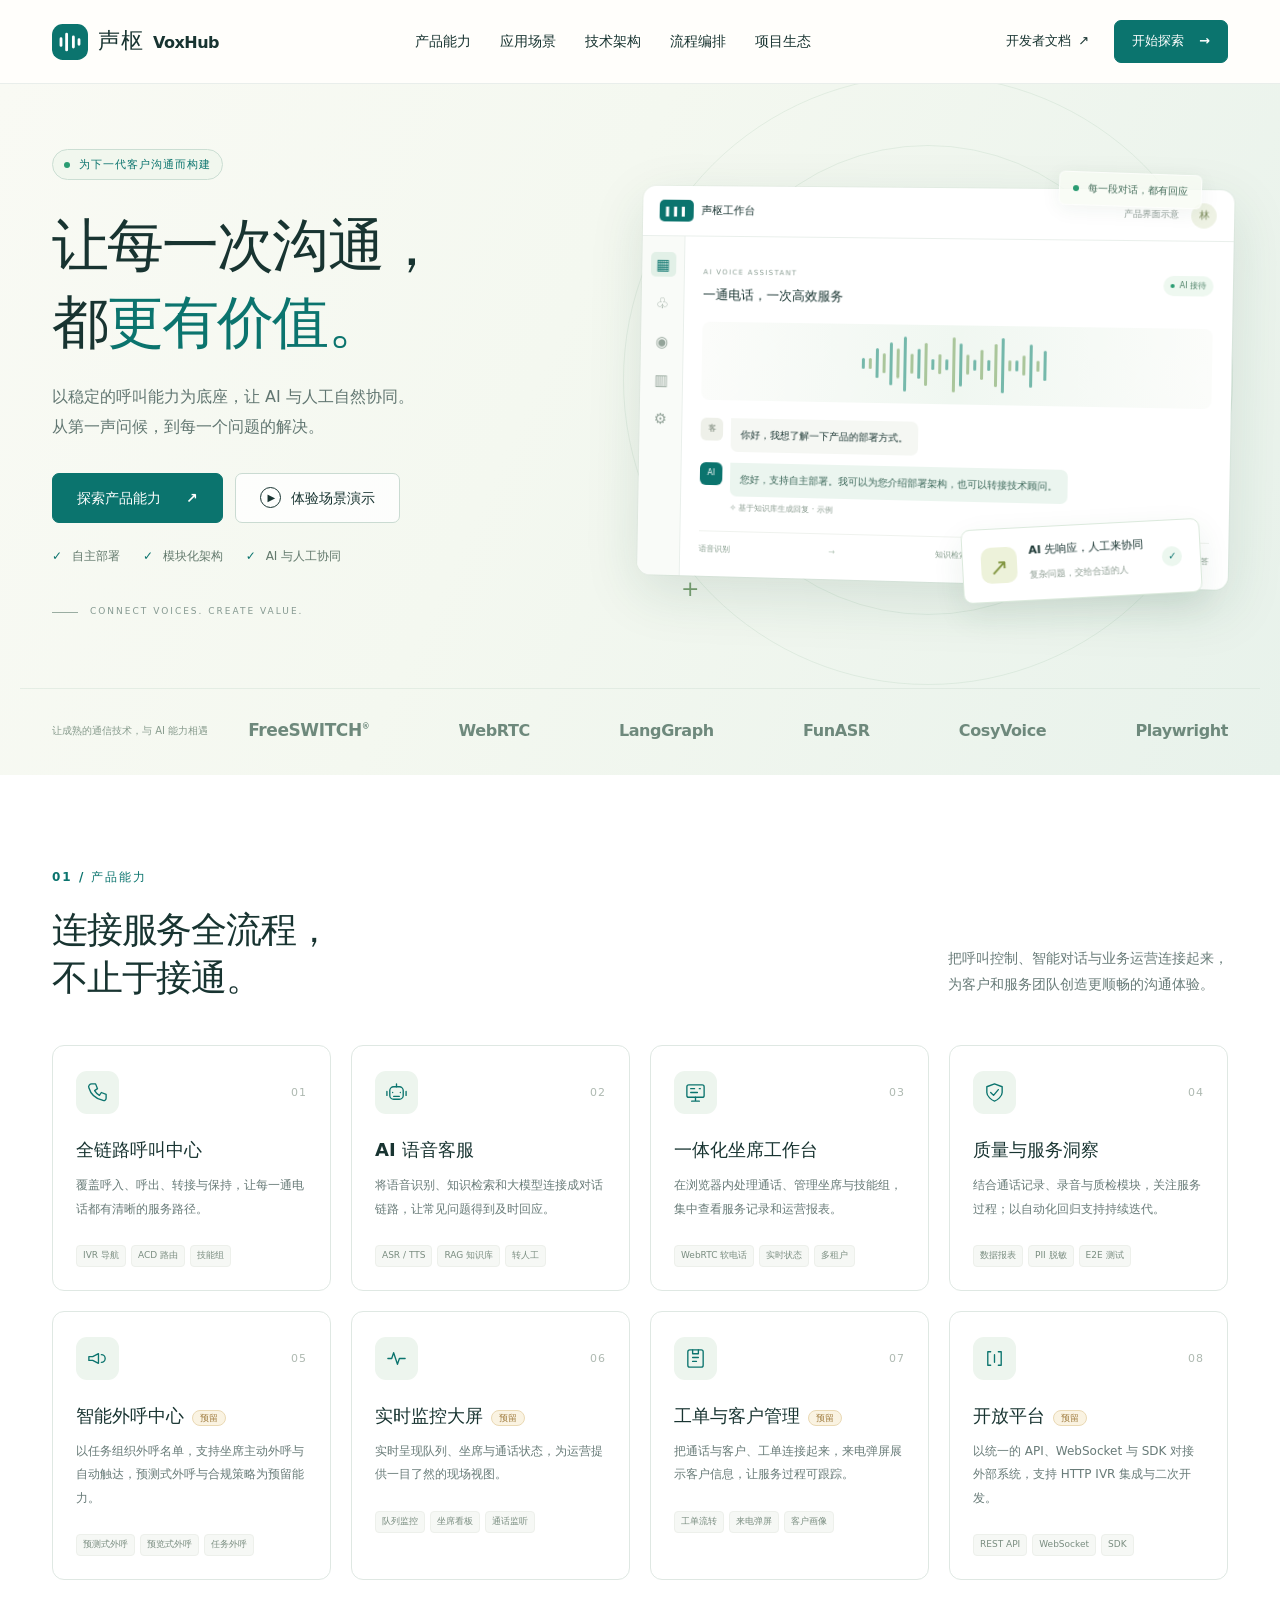
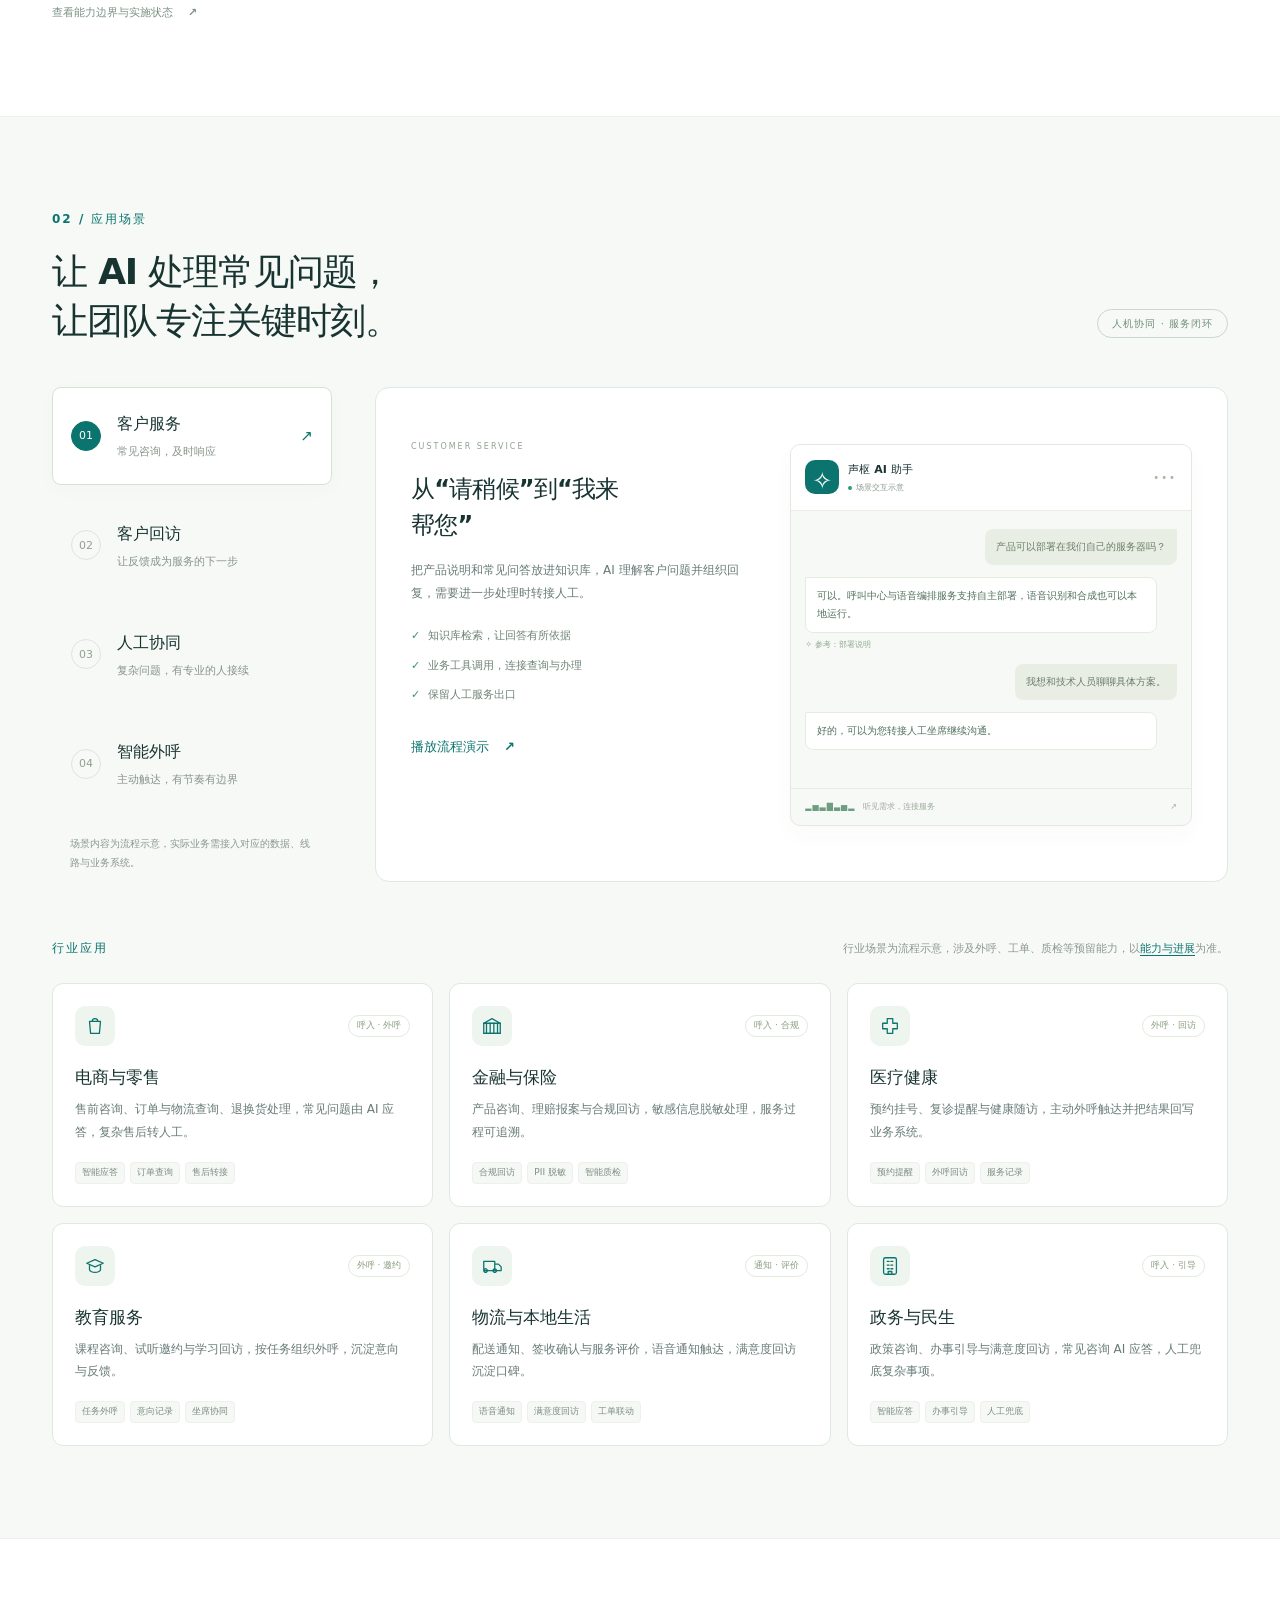
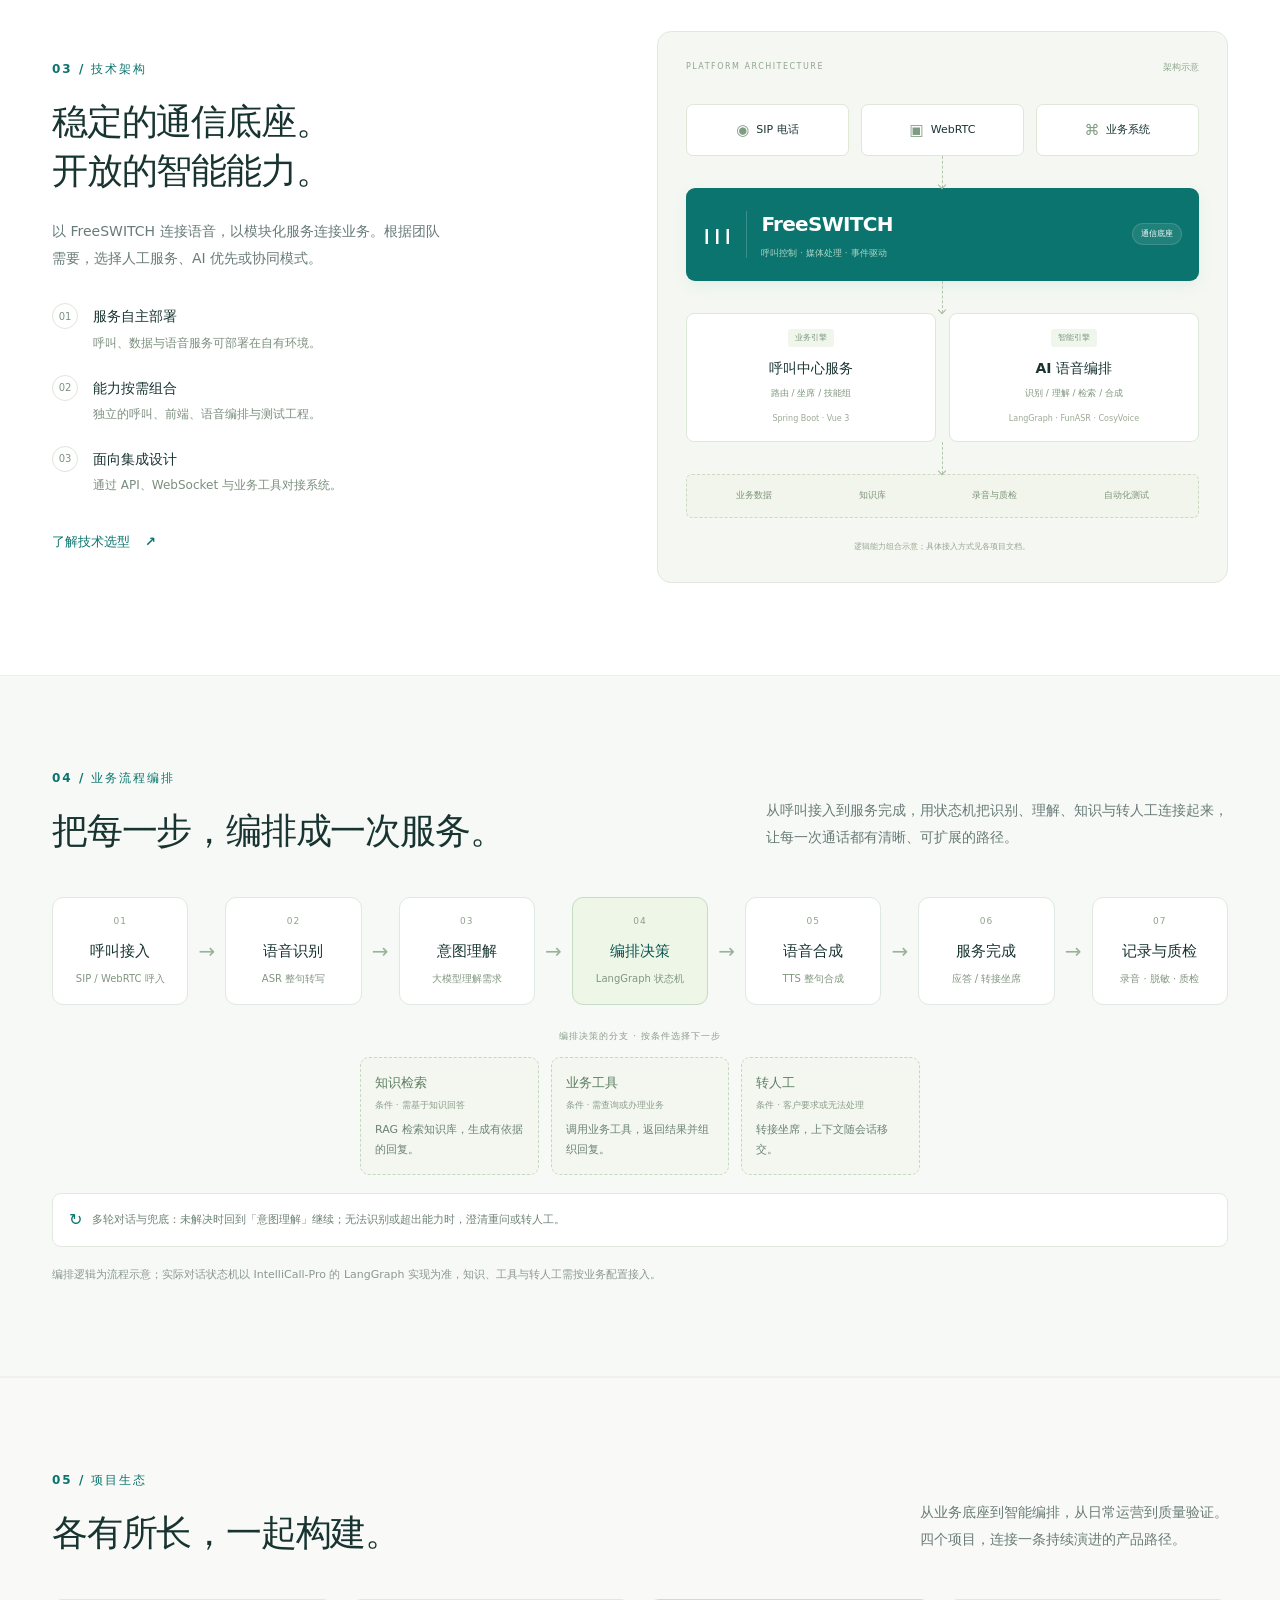
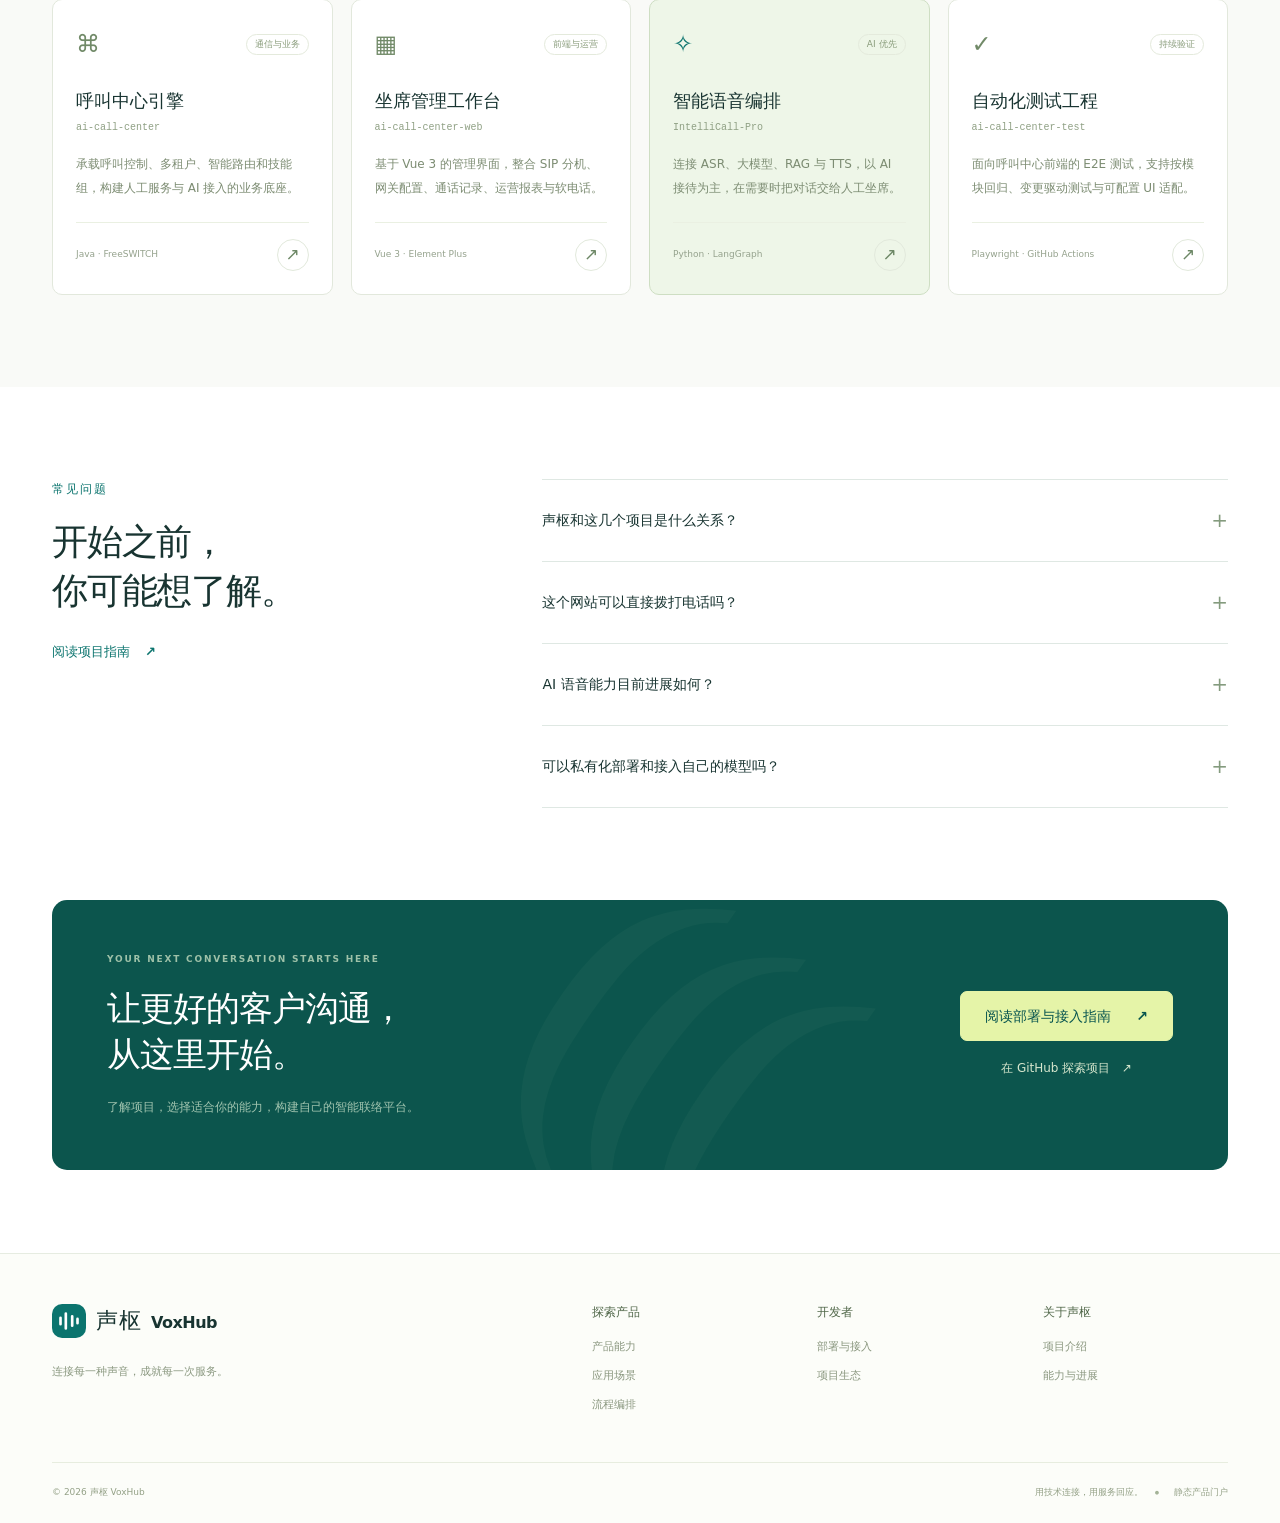
<file: index.html>
<!doctype html>
<html lang="zh-CN">
<head>
  <meta charset="UTF-8">
  <meta name="viewport" content="width=device-width, initial-scale=1">
  <meta name="theme-color" content="#0b746e">
  <meta name="description" content="声枢 VoxHub 智能客户联络平台，汇聚 FreeSWITCH 呼叫中心、AI 语音客服、坐席工作台与自动化测试，让每一次沟通更有价值。">
  <meta property="og:title" content="声枢 VoxHub · 让每一次沟通，都更有价值">
  <meta property="og:description" content="从呼叫接入到 AI 理解，从人工协同到服务洞察，构建属于你的智能客户联络平台。">
  <meta property="og:type" content="website">
  <title>声枢 VoxHub · 智能客户联络平台</title>
  <link rel="icon" href="./assets/favicon.svg" type="image/svg+xml">
  <link rel="stylesheet" href="./assets/style.css">
  <script src="./assets/main.js" defer></script>
</head>
<body>
<a class="skip-link" href="#main">跳转到主要内容</a>
<header class="header">
  <div class="container header-inner">
    <a href="./index.html" class="brand" aria-label="声枢 VoxHub 首页"><img src="./assets/favicon.svg" width="36" height="36" alt=""><span>声枢<span class="brand-en">VoxHub</span></span></a>
    <button class="menu-toggle" aria-label="打开导航菜单" aria-controls="navigation" aria-expanded="false"><span></span><span></span><span></span></button>
    <nav id="navigation" class="navigation" aria-label="主导航">
      <a href="#capabilities">产品能力</a><a href="#scenarios">应用场景</a><a href="#architecture">技术架构</a><a href="#orchestration">流程编排</a><a href="#ecosystem">项目生态</a>
    </nav>
    <div class="header-actions"><a class="docs-link" href="./guide.html">开发者文档 <span aria-hidden="true">↗</span></a><a class="button button-small" href="#start">开始探索 <span aria-hidden="true">→</span></a></div>
  </div>
</header>
<main id="main">
  <section class="hero" aria-labelledby="hero-title">
    <div class="hero-grid" aria-hidden="true"></div>
    <div class="container hero-inner">
      <div class="hero-copy">
        <div class="eyebrow pill"><span class="status-dot"></span> 为下一代客户沟通而构建</div>
        <h1 id="hero-title">让每一次沟通，<br>都<span class="accent">更有价值。</span></h1>
        <p class="hero-description">以稳定的呼叫能力为底座，让 AI 与人工自然协同。<br class="desktop-only">从第一声问候，到每一个问题的解决。</p>
        <div class="hero-buttons"><a href="#capabilities" class="button">探索产品能力 <span aria-hidden="true">↗</span></a><button class="button button-white" data-demo-open><span class="play-icon" aria-hidden="true">▶</span> 体验场景演示</button></div>
        <div class="hero-notes"><span><i>✓</i> 自主部署</span><span><i>✓</i> 模块化架构</span><span><i>✓</i> AI 与人工协同</span></div>
        <div class="hero-caption"><span class="tiny-line"></span> CONNECT VOICES. CREATE VALUE.</div>
      </div>
      <div class="hero-art" aria-label="AI 语音服务与坐席协作的产品界面示意">
        <div class="orbit orbit-one"></div><div class="orbit orbit-two"></div>
        <div class="floating-label"><span class="status-dot"></span> 每一段对话，都有回应</div>
        <div class="console-preview">
          <div class="console-top"><div class="console-title"><span class="mini-logo">ııı</span> 声枢工作台</div><span class="preview-tag">产品界面示意</span><span class="avatar">林</span></div>
          <div class="console-body">
            <div class="console-sidebar" aria-hidden="true"><span class="sidebar-active">▦</span><span>♧</span><span>◉</span><span>▥</span><span>⚙</span></div>
            <div class="console-main">
              <div class="console-heading"><div><span class="overline">AI VOICE ASSISTANT</span><h2>一通电话，一次高效服务</h2></div><span class="live-pill"><span class="status-dot"></span> AI 接待</span></div>
              <div class="waveform" aria-hidden="true"><span></span><span></span><span></span><span></span><span></span><span></span><span></span><span></span><span></span><span></span><span></span><span></span><span></span><span></span><span></span><span></span><span></span><span></span><span></span><span></span><span></span><span></span><span></span><span></span><span></span><span></span><span></span></div>
              <div class="chat-message customer"><span class="chat-avatar">客</span><p>你好，我想了解一下产品的部署方式。</p></div>
              <div class="chat-message assistant"><span class="chat-avatar">AI</span><div><p>您好，支持自主部署。我可以为您介绍部署架构，也可以转接技术顾问。</p><span class="source-label">✧ 基于知识库生成回复 · 示例</span></div></div>
              <div class="process-strip"><span>语音识别</span><i>→</i><span>知识检索</span><i>→</i><span>自然应答</span></div>
            </div>
          </div>
        </div>
        <div class="handoff-card"><span class="handoff-icon">↗</span><div><strong>AI 先响应，人工来协同</strong><span>复杂问题，交给合适的人</span></div><span class="check-circle">✓</span></div>
        <span class="art-cross cross-one" aria-hidden="true">+</span><span class="art-cross cross-two" aria-hidden="true">+</span>
      </div>
    </div>
    <div class="container hero-footer"><span>让成熟的通信技术，与 AI 能力相遇</span><div class="tech-names"><strong>FreeSWITCH<span>®</span></strong><strong>WebRTC</strong><strong>LangGraph</strong><strong>FunASR</strong><strong>CosyVoice</strong><strong>Playwright</strong></div></div>
  </section>

  <section class="section capabilities" id="capabilities" aria-labelledby="cap-title">
    <div class="container">
      <div class="section-heading"><div><p class="eyebrow">01 / 产品能力</p><h2 id="cap-title">连接服务全流程，<br>不止于接通。</h2></div><p class="section-intro">把呼叫控制、智能对话与业务运营连接起来，<br class="desktop-only">为客户和服务团队创造更顺畅的沟通体验。</p></div>
      <div class="capability-grid">
        <article class="cap-card"><div class="card-top"><span class="feature-icon"><svg viewBox="0 0 24 24"><path d="M6 3h4l2 5-3 2a14 14 0 0 0 5 5l2-3 5 2v4c0 2-2 3-4 2C9 18 5 14 3 7c-1-2 1-4 3-4Z"/></svg></span><span class="card-number">01</span></div><h3>全链路呼叫中心</h3><p>覆盖呼入、呼出、转接与保持，让每一通电话都有清晰的服务路径。</p><div class="tags"><span>IVR 导航</span><span>ACD 路由</span><span>技能组</span></div></article>
        <article class="cap-card"><div class="card-top"><span class="feature-icon"><svg viewBox="0 0 24 24"><rect x="5" y="6" width="14" height="13" rx="4"/><path d="M12 3v3M2 11v4m20-4v4M8 12h.01M16 12h.01M9 16h6"/></svg></span><span class="card-number">02</span></div><h3>AI 语音客服</h3><p>将语音识别、知识检索和大模型连接成对话链路，让常见问题得到及时回应。</p><div class="tags"><span>ASR / TTS</span><span>RAG 知识库</span><span>转人工</span></div></article>
        <article class="cap-card"><div class="card-top"><span class="feature-icon"><svg viewBox="0 0 24 24"><rect x="3" y="4" width="18" height="13" rx="2"/><path d="M8 21h8m-4-4v4M7 8h4m-4 4h7m2-4h1"/></svg></span><span class="card-number">03</span></div><h3>一体化坐席工作台</h3><p>在浏览器内处理通话、管理坐席与技能组，集中查看服务记录和运营报表。</p><div class="tags"><span>WebRTC 软电话</span><span>实时状态</span><span>多租户</span></div></article>
        <article class="cap-card"><div class="card-top"><span class="feature-icon"><svg viewBox="0 0 24 24"><path d="m12 3 8 3v6c0 4-5 8-8 9-3-1-8-5-8-9V6Z"/><path d="m8 12 3 3 5-6"/></svg></span><span class="card-number">04</span></div><h3>质量与服务洞察</h3><p>结合通话记录、录音与质检模块，关注服务过程；以自动化回归支持持续迭代。</p><div class="tags"><span>数据报表</span><span>PII 脱敏</span><span>E2E 测试</span></div></article>
        <article class="cap-card"><div class="card-top"><span class="feature-icon"><svg viewBox="0 0 24 24"><path d="M3 10v4h4l6 3V7L7 10H3Z"/><path d="M16 8a4 4 0 0 1 0 8"/></svg></span><span class="card-number">05</span></div><h3>智能外呼中心<span class="reserved-tag">预留</span></h3><p>以任务组织外呼名单，支持坐席主动外呼与自动触达，预测式外呼与合规策略为预留能力。</p><div class="tags"><span>预测式外呼</span><span>预览式外呼</span><span>任务外呼</span></div></article>
        <article class="cap-card"><div class="card-top"><span class="feature-icon"><svg viewBox="0 0 24 24"><path d="M3 12h4l2-6 4 12 2-6h6"/></svg></span><span class="card-number">06</span></div><h3>实时监控大屏<span class="reserved-tag">预留</span></h3><p>实时呈现队列、坐席与通话状态，为运营提供一目了然的现场视图。</p><div class="tags"><span>队列监控</span><span>坐席看板</span><span>通话监听</span></div></article>
        <article class="cap-card"><div class="card-top"><span class="feature-icon"><svg viewBox="0 0 24 24"><rect x="4" y="3" width="16" height="18" rx="2"/><path d="M9 3v4h6V3M9 11h6M9 15h4"/></svg></span><span class="card-number">07</span></div><h3>工单与客户管理<span class="reserved-tag">预留</span></h3><p>把通话与客户、工单连接起来，来电弹屏展示客户信息，让服务过程可跟踪。</p><div class="tags"><span>工单流转</span><span>来电弹屏</span><span>客户画像</span></div></article>
        <article class="cap-card"><div class="card-top"><span class="feature-icon"><svg viewBox="0 0 24 24"><path d="M8 5H5v14h3M16 5h3v14h-3M12 8v8"/></svg></span><span class="card-number">08</span></div><h3>开放平台<span class="reserved-tag">预留</span></h3><p>以统一的 API、WebSocket 与 SDK 对接外部系统，支持 HTTP IVR 集成与二次开发。</p><div class="tags"><span>REST API</span><span>WebSocket</span><span>SDK</span></div></article>
      </div>
      <a class="text-link capability-more" href="./guide.html#capability-status">查看能力边界与实施状态 <span aria-hidden="true">↗</span></a>
    </div>
  </section>

  <section class="section scenarios" id="scenarios" aria-labelledby="scenario-heading">
    <div class="container">
      <div class="section-heading"><div><p class="eyebrow">02 / 应用场景</p><h2 id="scenario-heading">让 AI 处理常见问题，<br>让团队专注关键时刻。</h2></div><span class="outline-label">人机协同 · 服务闭环</span></div>
      <div class="scenario-layout">
        <div class="scenario-tabs" role="tablist" aria-label="应用场景" aria-orientation="vertical">
          <button id="tab-service" class="scenario-tab active" role="tab" aria-selected="true" aria-controls="scenario-panel" data-scenario="service"><span class="scenario-tab-icon">01</span><span><strong>客户服务</strong><small>常见咨询，及时响应</small></span><span class="tab-arrow" aria-hidden="true">↗</span></button>
          <button id="tab-followup" class="scenario-tab" role="tab" aria-selected="false" aria-controls="scenario-panel" tabindex="-1" data-scenario="followup"><span class="scenario-tab-icon">02</span><span><strong>客户回访</strong><small>让反馈成为服务的下一步</small></span><span class="tab-arrow" aria-hidden="true">↗</span></button>
          <button id="tab-collaboration" class="scenario-tab" role="tab" aria-selected="false" aria-controls="scenario-panel" tabindex="-1" data-scenario="collaboration"><span class="scenario-tab-icon">03</span><span><strong>人工协同</strong><small>复杂问题，有专业的人接续</small></span><span class="tab-arrow" aria-hidden="true">↗</span></button>
          <button id="tab-outbound" class="scenario-tab" role="tab" aria-selected="false" aria-controls="scenario-panel" tabindex="-1" data-scenario="outbound"><span class="scenario-tab-icon">04</span><span><strong>智能外呼</strong><small>主动触达，有节奏有边界</small></span><span class="tab-arrow" aria-hidden="true">↗</span></button>
          <p class="scenario-note">场景内容为流程示意，实际业务需接入对应的数据、线路与业务系统。</p>
        </div>
        <div class="scenario-panel" id="scenario-panel" role="tabpanel" aria-labelledby="tab-service" tabindex="0">
          <div class="scenario-detail"><span class="small-eyebrow" id="scenario-kicker">CUSTOMER SERVICE</span><h3 id="scenario-title">从“请稍候”到“我来帮您”</h3><p id="scenario-description">把产品说明和常见问答放进知识库，AI 理解客户问题并组织回复，需要进一步处理时转接人工。</p><ul class="check-list" id="scenario-features"><li>知识库检索，让回答有所依据</li><li>业务工具调用，连接查询与办理</li><li>保留人工服务出口</li></ul><button class="text-link" data-demo-open>播放流程演示 <span aria-hidden="true">↗</span></button></div>
          <div class="conversation"><div class="conversation-header"><span class="bot-symbol">✧</span><div><strong>声枢 AI 助手</strong><small><span class="status-dot"></span> 场景交互示意</small></div><span class="conversation-dots" aria-hidden="true">•••</span></div><div class="conversation-messages" id="scenario-messages"><p class="bubble-user">产品可以部署在我们自己的服务器吗？</p><p class="bubble-ai">可以。呼叫中心与语音编排服务支持自主部署，语音识别和合成也可以本地运行。</p><span class="conversation-source">✧ 参考：部署说明</span><p class="bubble-user">我想和技术人员聊聊具体方案。</p><p class="bubble-ai">好的，可以为您转接人工坐席继续沟通。</p></div><div class="conversation-footer"><span class="tiny-bars" aria-hidden="true">▂▅▃▇▃▅▂</span><span>听见需求，连接服务</span><span aria-hidden="true">↗</span></div></div>
        </div>
      </div>
      <div class="industry-block">
        <div class="industry-head"><p class="eyebrow">行业应用</p><p class="industry-note">行业场景为流程示意，涉及外呼、工单、质检等预留能力，以<a href="./guide.html#capability-status">能力与进展</a>为准。</p></div>
        <div class="industry-grid">
          <article class="industry-card"><div class="industry-top"><span class="industry-icon"><svg viewBox="0 0 24 24"><path d="M6 7h12l-1.2 13H7.2L6 7Z"/><path d="M9 7a3 3 0 0 1 6 0"/></svg></span><span class="industry-type">呼入 · 外呼</span></div><h3>电商与零售</h3><p>售前咨询、订单与物流查询、退换货处理，常见问题由 AI 应答，复杂售后转人工。</p><div class="tags"><span>智能应答</span><span>订单查询</span><span>售后转接</span></div></article>
          <article class="industry-card"><div class="industry-top"><span class="industry-icon"><svg viewBox="0 0 24 24"><path d="M3 9h18v11H3z"/><path d="M3 9 12 4l9 5M6 9v11M10 9v11M14 9v11M18 9v11M3 20h18"/></svg></span><span class="industry-type">呼入 · 合规</span></div><h3>金融与保险</h3><p>产品咨询、理赔报案与合规回访，敏感信息脱敏处理，服务过程可追溯。</p><div class="tags"><span>合规回访</span><span>PII 脱敏</span><span>智能质检</span></div></article>
          <article class="industry-card"><div class="industry-top"><span class="industry-icon"><svg viewBox="0 0 24 24"><path d="M9 4h6v5h5v6h-5v5H9v-5H4V9h5V4Z"/></svg></span><span class="industry-type">外呼 · 回访</span></div><h3>医疗健康</h3><p>预约挂号、复诊提醒与健康随访，主动外呼触达并把结果回写业务系统。</p><div class="tags"><span>预约提醒</span><span>外呼回访</span><span>服务记录</span></div></article>
          <article class="industry-card"><div class="industry-top"><span class="industry-icon"><svg viewBox="0 0 24 24"><path d="M12 5 3 9l9 4 9-4-9-4Z"/><path d="M6 11.5V16c0 1.2 2.7 3 6 3s6-1.8 6-3v-4.5"/></svg></span><span class="industry-type">外呼 · 邀约</span></div><h3>教育服务</h3><p>课程咨询、试听邀约与学习回访，按任务组织外呼，沉淀意向与反馈。</p><div class="tags"><span>任务外呼</span><span>意向记录</span><span>坐席协同</span></div></article>
          <article class="industry-card"><div class="industry-top"><span class="industry-icon"><svg viewBox="0 0 24 24"><path d="M3 7h12v10H3zM15 10h4l3 3v4h-7M7 17a2 2 0 1 0 0 .01M17 17a2 2 0 1 0 0 .01"/></svg></span><span class="industry-type">通知 · 评价</span></div><h3>物流与本地生活</h3><p>配送通知、签收确认与服务评价，语音通知触达，满意度回访沉淀口碑。</p><div class="tags"><span>语音通知</span><span>满意度回访</span><span>工单联动</span></div></article>
          <article class="industry-card"><div class="industry-top"><span class="industry-icon"><svg viewBox="0 0 24 24"><rect x="5" y="3" width="14" height="18" rx="2"/><path d="M9 7h2m2 0h2M9 11h2m2 0h2M9 15h2m2 0h2M10 21v-3h4v3"/></svg></span><span class="industry-type">呼入 · 引导</span></div><h3>政务与民生</h3><p>政策咨询、办事引导与满意度回访，常见咨询 AI 应答，人工兜底复杂事项。</p><div class="tags"><span>智能应答</span><span>办事引导</span><span>人工兜底</span></div></article>
        </div>
      </div>
    </div>
  </section>

  <section class="section architecture" id="architecture" aria-labelledby="architecture-title">
    <div class="container architecture-layout">
      <div class="architecture-copy"><p class="eyebrow">03 / 技术架构</p><h2 id="architecture-title">稳定的通信底座。<br>开放的智能能力。</h2><p>以 FreeSWITCH 连接语音，以模块化服务连接业务。根据团队需要，选择人工服务、AI 优先或协同模式。</p><ul class="architecture-points"><li><span>01</span><div><strong>服务自主部署</strong><p>呼叫、数据与语音服务可部署在自有环境。</p></div></li><li><span>02</span><div><strong>能力按需组合</strong><p>独立的呼叫、前端、语音编排与测试工程。</p></div></li><li><span>03</span><div><strong>面向集成设计</strong><p>通过 API、WebSocket 与业务工具对接系统。</p></div></li></ul><a class="text-link" href="./guide.html#architecture-guide">了解技术选型 <span aria-hidden="true">↗</span></a></div>
      <div class="architecture-diagram" aria-label="架构示意：电话和浏览器接入 FreeSWITCH，通过呼叫业务与 AI 编排连接数据和运营服务">
        <div class="diagram-top"><span>PLATFORM ARCHITECTURE</span><span>架构示意</span></div>
        <div class="diagram-inputs"><div><span>◉</span> SIP 电话</div><div><span>▣</span> WebRTC</div><div><span>⌘</span> 业务系统</div></div>
        <div class="connector" aria-hidden="true"></div>
        <div class="diagram-core"><span class="core-symbol">ııı</span><div><strong>FreeSWITCH</strong><span>呼叫控制 · 媒体处理 · 事件驱动</span></div><span class="core-label">通信底座</span></div>
        <div class="connector fork" aria-hidden="true"></div>
        <div class="diagram-services"><div><span class="diagram-badge">业务引擎</span><strong>呼叫中心服务</strong><span>路由 / 坐席 / 技能组</span><small>Spring Boot · Vue 3</small></div><div><span class="diagram-badge">智能引擎</span><strong>AI 语音编排</strong><span>识别 / 理解 / 检索 / 合成</span><small>LangGraph · FunASR · CosyVoice</small></div></div>
        <div class="connector" aria-hidden="true"></div>
        <div class="diagram-foundation"><span>业务数据</span><span>知识库</span><span>录音与质检</span><span>自动化测试</span></div>
        <p>逻辑能力组合示意；具体接入方式见各项目文档。</p>
      </div>
    </div>
  </section>

  <section class="section orchestration" id="orchestration" aria-labelledby="orchestration-title">
    <div class="container">
      <div class="section-heading"><div><p class="eyebrow">04 / 业务流程编排</p><h2 id="orchestration-title">把每一步，编排成一次服务。</h2></div><p class="section-intro">从呼叫接入到服务完成，用状态机把识别、理解、知识与转人工连接起来，<br class="desktop-only">让每一次通话都有清晰、可扩展的路径。</p></div>
      <div class="flow" aria-label="业务流程编排示意：呼叫接入、语音识别、意图理解、编排决策、语音合成、服务完成与记录质检">
        <div class="flow-node"><span class="flow-step">01</span><strong>呼叫接入</strong><small>SIP / WebRTC 呼入</small></div><span class="flow-arrow" aria-hidden="true">→</span>
        <div class="flow-node"><span class="flow-step">02</span><strong>语音识别</strong><small>ASR 整句转写</small></div><span class="flow-arrow" aria-hidden="true">→</span>
        <div class="flow-node"><span class="flow-step">03</span><strong>意图理解</strong><small>大模型理解需求</small></div><span class="flow-arrow" aria-hidden="true">→</span>
        <div class="flow-node flow-hub"><span class="flow-step">04</span><strong>编排决策</strong><small>LangGraph 状态机</small></div><span class="flow-arrow" aria-hidden="true">→</span>
        <div class="flow-node"><span class="flow-step">05</span><strong>语音合成</strong><small>TTS 整句合成</small></div><span class="flow-arrow" aria-hidden="true">→</span>
        <div class="flow-node"><span class="flow-step">06</span><strong>服务完成</strong><small>应答 / 转接坐席</small></div><span class="flow-arrow" aria-hidden="true">→</span>
        <div class="flow-node"><span class="flow-step">07</span><strong>记录与质检</strong><small>录音 · 脱敏 · 质检</small></div>
      </div>
      <div class="flow-branches">
        <span class="flow-branch-label">编排决策的分支 · 按条件选择下一步</span>
        <div class="flow-branch-grid">
          <div class="flow-branch"><span>知识检索</span><small>条件 · 需基于知识回答</small><p>RAG 检索知识库，生成有依据的回复。</p></div>
          <div class="flow-branch"><span>业务工具</span><small>条件 · 需查询或办理业务</small><p>调用业务工具，返回结果并组织回复。</p></div>
          <div class="flow-branch"><span>转人工</span><small>条件 · 客户要求或无法处理</small><p>转接坐席，上下文随会话移交。</p></div>
        </div>
      </div>
      <div class="flow-loop"><span class="flow-loop-icon" aria-hidden="true">↻</span><span>多轮对话与兜底：未解决时回到「意图理解」继续；无法识别或超出能力时，澄清重问或转人工。</span></div>
      <p class="flow-note">编排逻辑为流程示意；实际对话状态机以 IntelliCall-Pro 的 LangGraph 实现为准，知识、工具与转人工需按业务配置接入。</p>
    </div>
  </section>

  <section class="section ecosystem" id="ecosystem" aria-labelledby="ecosystem-title">
    <div class="container"><div class="section-heading"><div><p class="eyebrow">05 / 项目生态</p><h2 id="ecosystem-title">各有所长，一起构建。</h2></div><p class="section-intro">从业务底座到智能编排，从日常运营到质量验证。<br class="desktop-only">四个项目，连接一条持续演进的产品路径。</p></div>
      <div class="project-grid">
        <article class="project-card"><div class="project-heading"><span class="project-symbol">⌘</span><span class="project-type">通信与业务</span></div><h3>呼叫中心引擎</h3><code>ai-call-center</code><p>承载呼叫控制、多租户、智能路由和技能组，构建人工服务与 AI 接入的业务底座。</p><div class="project-bottom"><span>Java · FreeSWITCH</span><a href="https://github.com/dongjb741280/ai-call-center" target="_blank" rel="noopener noreferrer" aria-label="在 GitHub 查看 ai-call-center">↗</a></div></article>
        <article class="project-card"><div class="project-heading"><span class="project-symbol">▦</span><span class="project-type">前端与运营</span></div><h3>坐席管理工作台</h3><code>ai-call-center-web</code><p>基于 Vue 3 的管理界面，整合 SIP 分机、网关配置、通话记录、运营报表与软电话。</p><div class="project-bottom"><span>Vue 3 · Element Plus</span><a href="https://github.com/dongjb741280/ai-call-center-web" target="_blank" rel="noopener noreferrer" aria-label="在 GitHub 查看 ai-call-center-web">↗</a></div></article>
        <article class="project-card project-highlight"><div class="project-heading"><span class="project-symbol">✧</span><span class="project-type">AI 优先</span></div><h3>智能语音编排</h3><code>IntelliCall-Pro</code><p>连接 ASR、大模型、RAG 与 TTS，以 AI 接待为主，在需要时把对话交给人工坐席。</p><div class="project-bottom"><span>Python · LangGraph</span><a href="https://github.com/dongjb741280/IntelliCall-Pro" target="_blank" rel="noopener noreferrer" aria-label="在 GitHub 查看 IntelliCall-Pro">↗</a></div></article>
        <article class="project-card"><div class="project-heading"><span class="project-symbol">✓</span><span class="project-type">持续验证</span></div><h3>自动化测试工程</h3><code>ai-call-center-test</code><p>面向呼叫中心前端的 E2E 测试，支持按模块回归、变更驱动测试与可配置 UI 适配。</p><div class="project-bottom"><span>Playwright · GitHub Actions</span><a href="./guide.html#testing" aria-label="了解 ai-call-center-test 测试工程">↗</a></div></article>
      </div>
    </div>
  </section>

  <section class="section faq-section" aria-labelledby="faq-title"><div class="container faq-layout"><div><p class="eyebrow">常见问题</p><h2 id="faq-title">开始之前，<br>你可能想了解。</h2><a class="text-link" href="./guide.html">阅读项目指南 <span aria-hidden="true">↗</span></a></div><div class="faq-list">
    <details><summary>声枢和这几个项目是什么关系？<span aria-hidden="true">+</span></summary><p>声枢 VoxHub 是这些关联项目的统一介绍门户，帮助你理解各自的能力和组合方式。各项目保持独立，完整业务部署需要按文档配置和集成。</p></details>
    <details><summary>这个网站可以直接拨打电话吗？<span aria-hidden="true">+</span></summary><p>当前网站是静态产品门户，场景演示在浏览器内本地运行。实际通话需要部署呼叫中心、配置 FreeSWITCH 和线路，并连接坐席或 AI 服务。</p></details>
    <details><summary>AI 语音能力目前进展如何？<span aria-hidden="true">+</span></summary><p>IntelliCall-Pro 已实测跑通半双工语音闭环，并提供 RAG、业务工具、脱敏与质检等模块。当前 ASR/TTS 采用整句处理；合规与高可用配置仍需在目标环境进行实机验证。详见能力状态说明。</p></details>
    <details><summary>可以私有化部署和接入自己的模型吗？<span aria-hidden="true">+</span></summary><p>呼叫与编排服务支持自主部署，FunASR 和 CosyVoice 可本地运行。现有大模型适配采用 Claude，替换其他模型需按协议实现适配，并验证工具调用、效果和延迟。</p></details>
  </div></div></section>

  <section class="start-section" id="start"><div class="container"><div class="start-panel"><div class="start-decoration" aria-hidden="true">(((</div><div><p class="eyebrow">YOUR NEXT CONVERSATION STARTS HERE</p><h2>让更好的客户沟通，<br>从这里开始。</h2><p>了解项目，选择适合你的能力，构建自己的智能联络平台。</p></div><div class="start-actions"><a href="./guide.html" class="button button-light">阅读部署与接入指南 <span aria-hidden="true">↗</span></a><a href="https://github.com/dongjb741280/ai-call-center" target="_blank" rel="noopener noreferrer" class="start-github">在 GitHub 探索项目 <span aria-hidden="true">↗</span></a></div></div></div></section>
</main>
<footer class="footer"><div class="container"><div class="footer-main"><div class="footer-brand"><a href="./index.html" class="brand"><img src="./assets/favicon.svg" width="34" height="34" alt=""><span>声枢<span class="brand-en">VoxHub</span></span></a><p>连接每一种声音，成就每一次服务。</p></div><div><strong>探索产品</strong><a href="#capabilities">产品能力</a><a href="#scenarios">应用场景</a><a href="#orchestration">流程编排</a></div><div><strong>开发者</strong><a href="./guide.html">部署与接入</a><a href="#ecosystem">项目生态</a></div><div><strong>关于声枢</strong><a href="./guide.html#about">项目介绍</a><a href="./guide.html#capability-status">能力与进展</a></div></div><div class="footer-bottom"><span>© <span data-year>2026</span> 声枢 VoxHub</span><span>用技术连接，用服务回应。<span class="footer-dot">●</span> 静态产品门户</span></div></div></footer>
<dialog id="demo-dialog" class="demo-dialog" aria-labelledby="demo-title"><div class="demo-modal-header"><span class="eyebrow">交互演示 · 预设示例</span><button class="close-button" data-demo-close aria-label="关闭演示">×</button></div><h2 id="demo-title">一次服务，如何发生？</h2><p class="demo-intro">点击下一步，体验从呼叫接入到服务完成的过程。</p><ol class="demo-steps" id="demo-steps"><li class="current">呼叫接入</li><li>识别与理解</li><li>知识与业务</li><li>服务完成</li></ol><div class="demo-stage" aria-live="polite" aria-atomic="true"><span id="demo-step-label">01 / 呼叫接入</span><h3 id="demo-step-title">客户拨入服务号码</h3><p id="demo-step-text">FreeSWITCH 接收呼叫，并将会话交给语音编排服务。</p><div class="demo-quote" id="demo-step-quote">客户：“产品可以部署在自己的服务器吗？”</div></div><div class="demo-controls"><button class="text-link" id="demo-restart">重新开始</button><button class="button" id="demo-next">下一步 <span aria-hidden="true">→</span></button></div><p class="demo-disclaimer">本演示不使用麦克风，不拨打电话；内容为预设流程示例。</p></dialog>
</body>
</html>
</file>
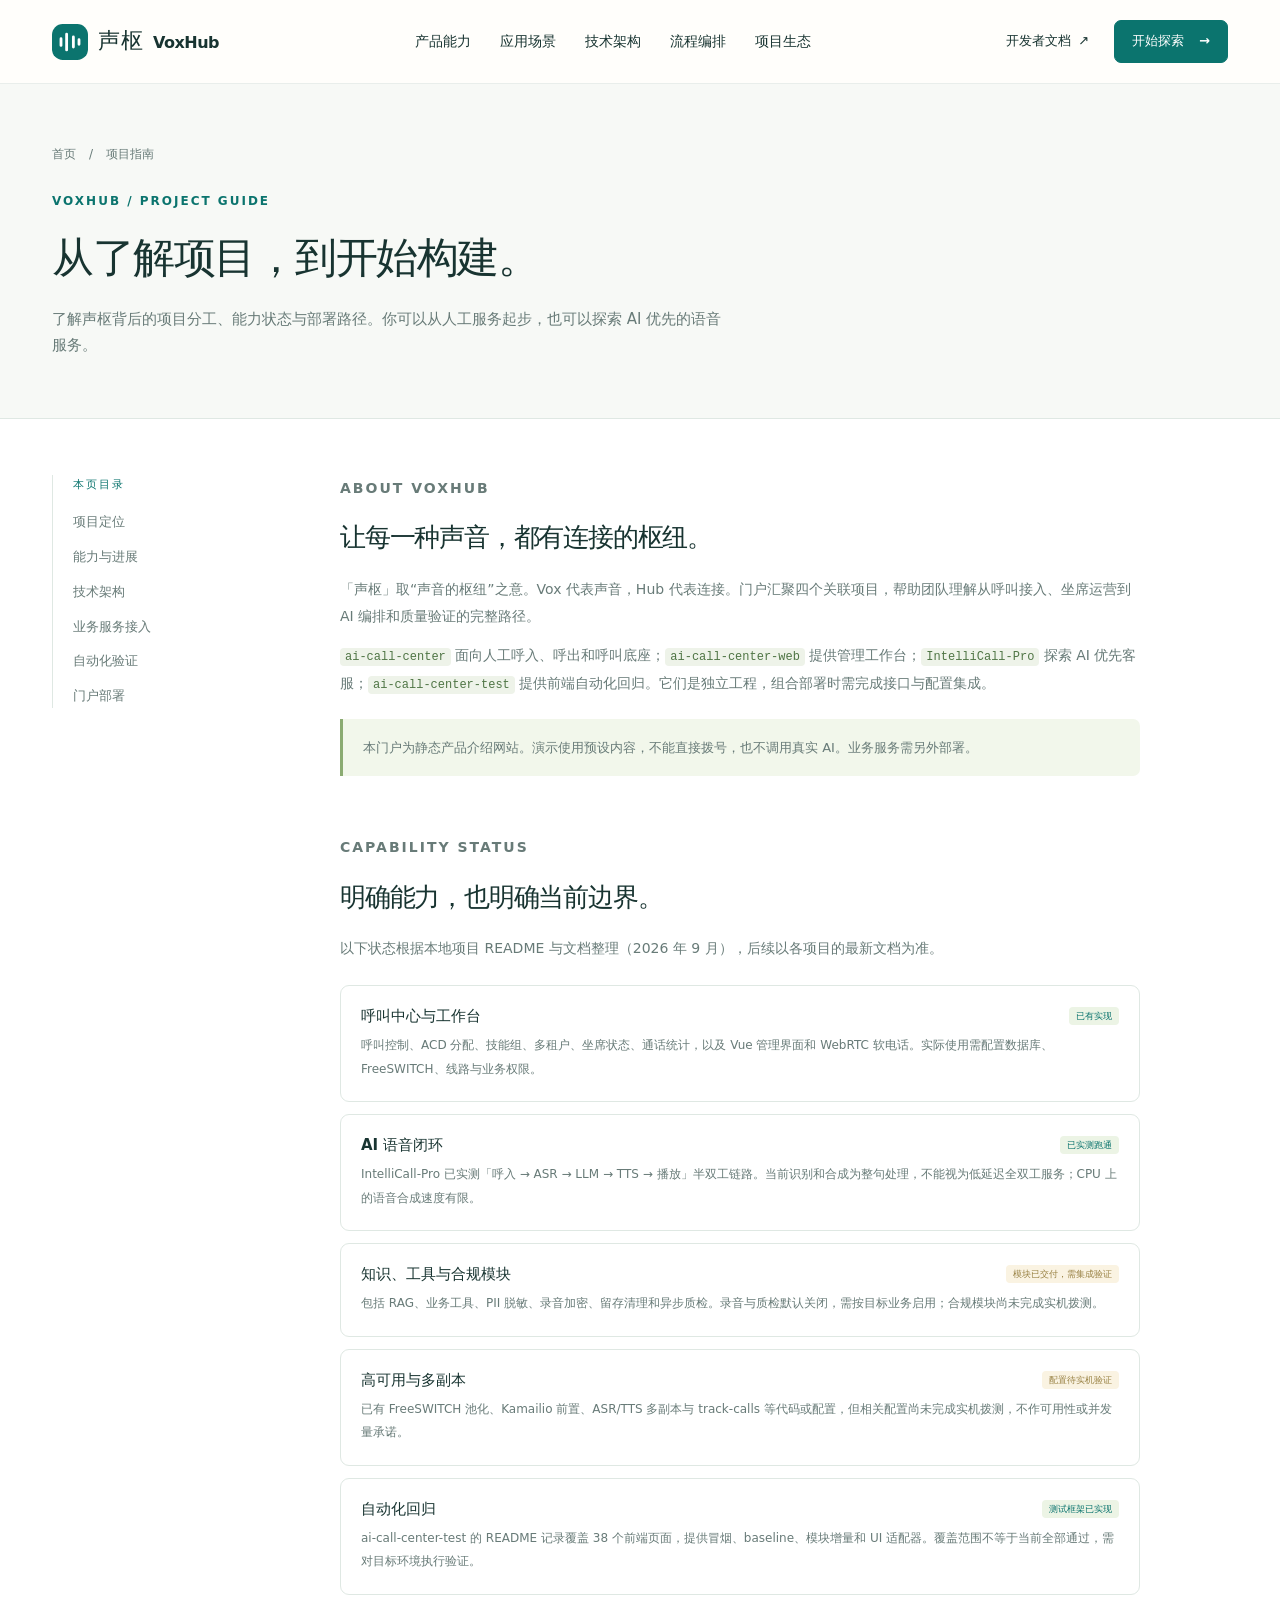
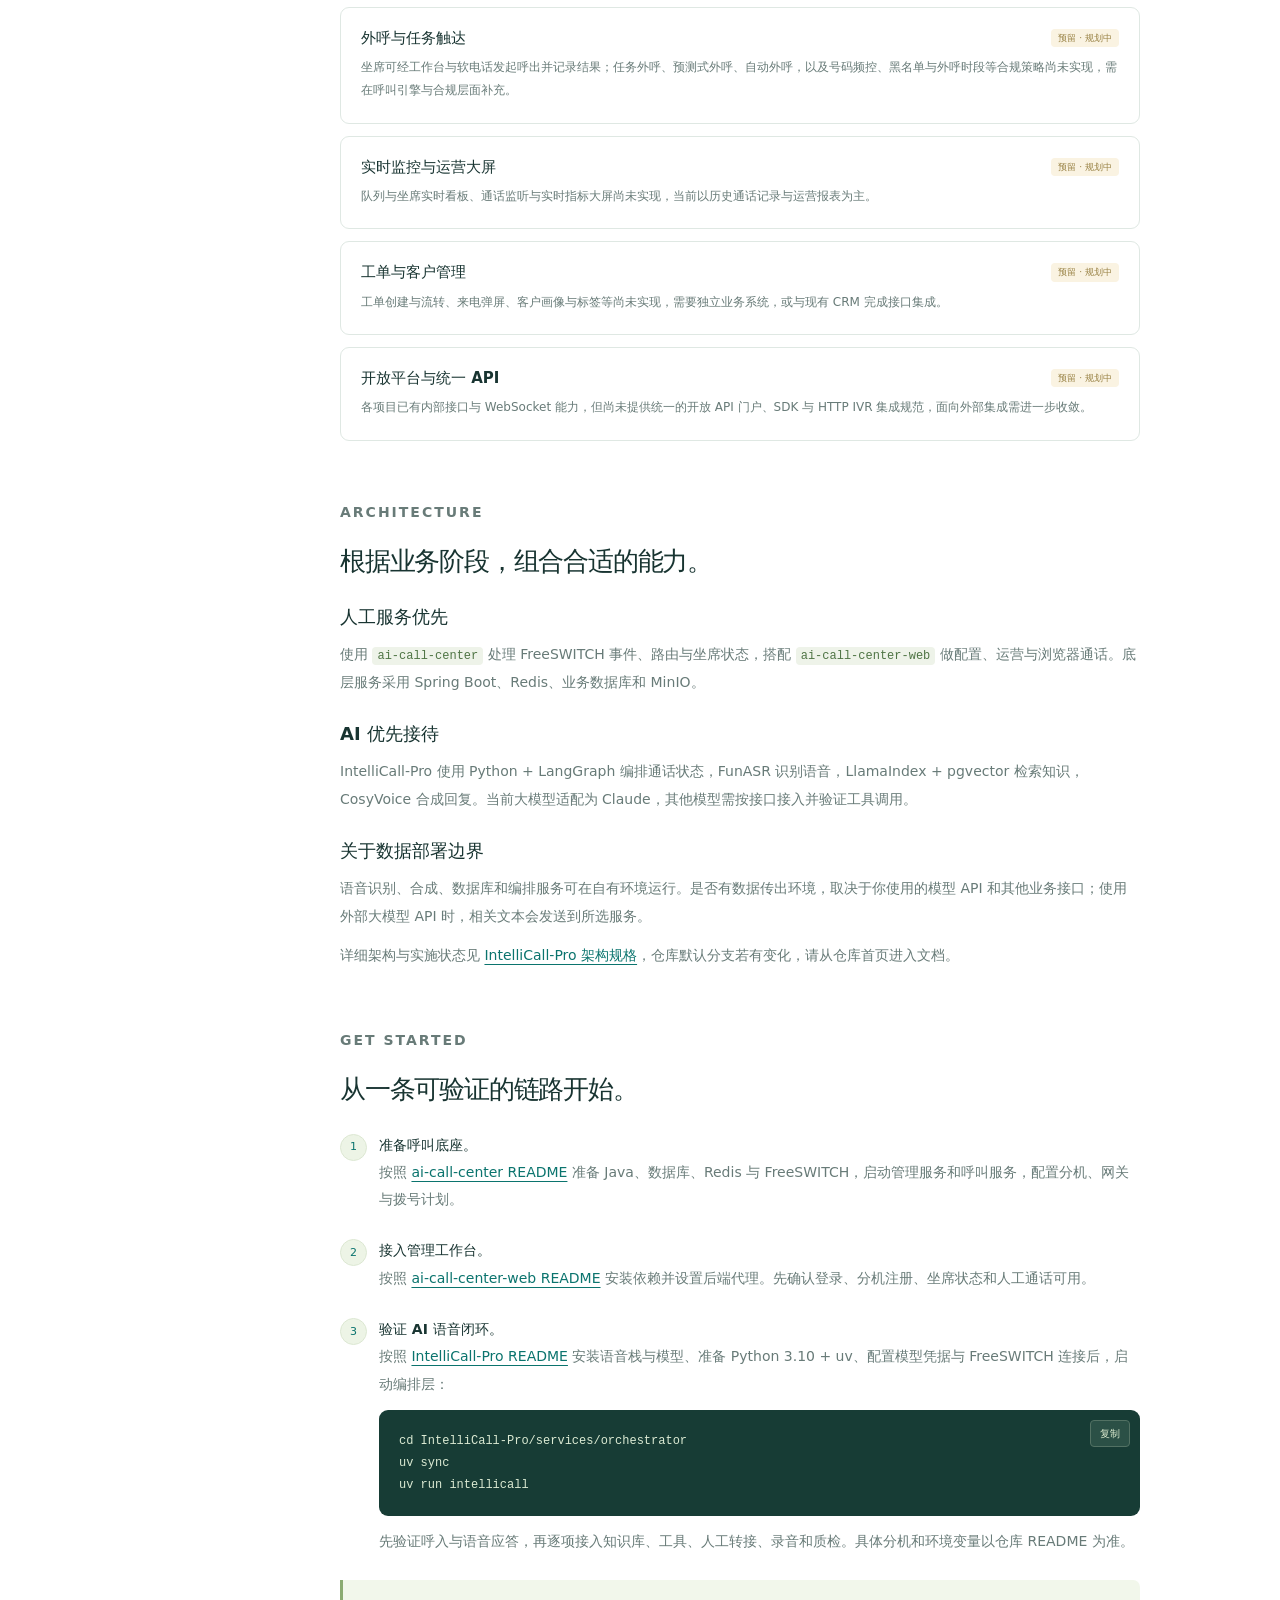
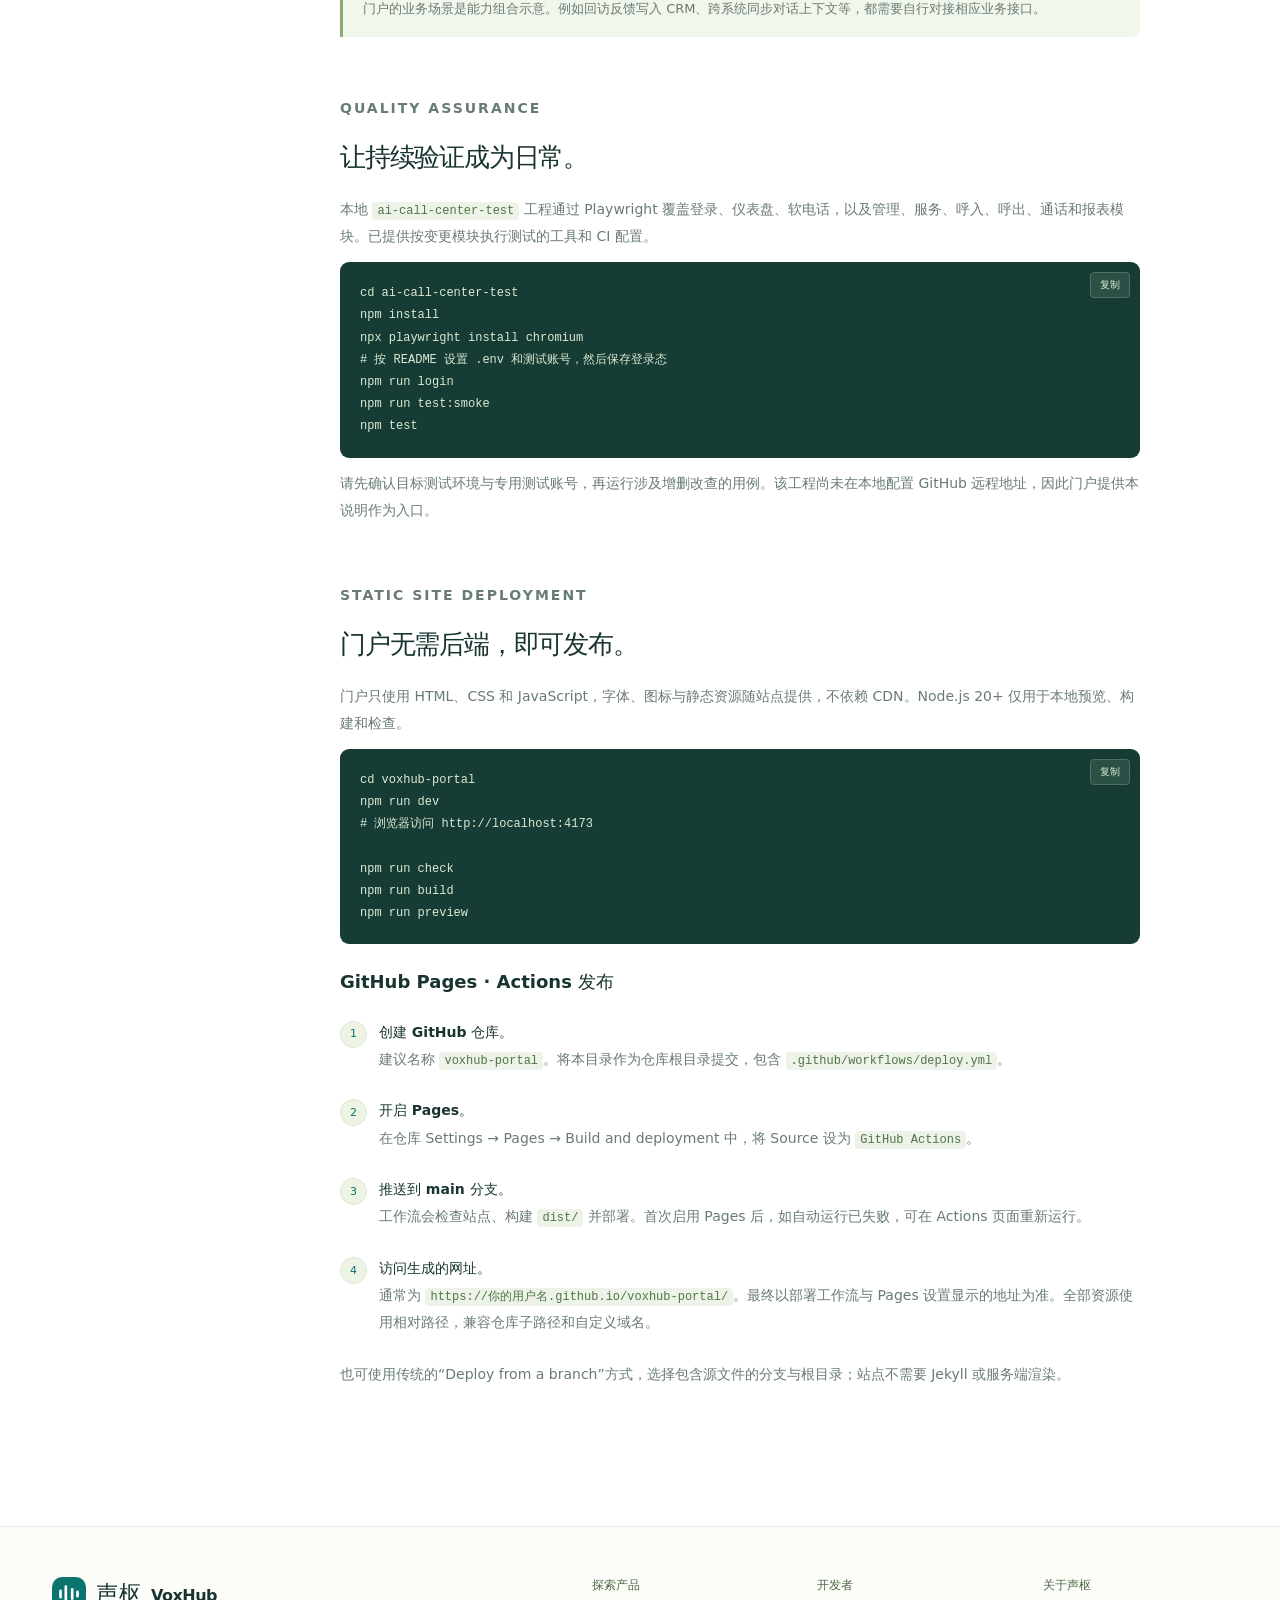
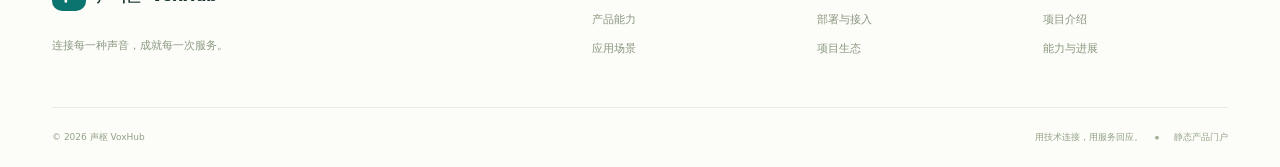
<file: guide.html>
<!doctype html>
<html lang="zh-CN">
<head>
  <meta charset="UTF-8"><meta name="viewport" content="width=device-width, initial-scale=1"><meta name="theme-color" content="#0b746e"><meta name="description" content="声枢 VoxHub 项目指南：能力边界、技术架构、业务服务接入与 GitHub Pages 部署说明。"><title>项目指南 · 声枢 VoxHub</title><link rel="icon" href="./assets/favicon.svg" type="image/svg+xml"><link rel="stylesheet" href="./assets/style.css"><script src="./assets/main.js" defer></script>
</head>
<body>
<a class="skip-link" href="#main">跳转到主要内容</a>
<header class="header"><div class="container header-inner"><a href="./index.html" class="brand" aria-label="声枢 VoxHub 首页"><img src="./assets/favicon.svg" width="36" height="36" alt=""><span>声枢<span class="brand-en">VoxHub</span></span></a><button class="menu-toggle" aria-label="打开导航菜单" aria-controls="navigation" aria-expanded="false"><span></span><span></span><span></span></button><nav id="navigation" class="navigation" aria-label="主导航"><a href="./index.html#capabilities">产品能力</a><a href="./index.html#scenarios">应用场景</a><a href="./index.html#architecture">技术架构</a><a href="./index.html#orchestration">流程编排</a><a href="./index.html#ecosystem">项目生态</a></nav><div class="header-actions"><a class="docs-link" href="./guide.html" aria-current="page">开发者文档 <span aria-hidden="true">↗</span></a><a class="button button-small" href="./index.html#start">开始探索 <span aria-hidden="true">→</span></a></div></div></header>
<main id="main">
  <section class="guide-hero"><div class="container"><div class="breadcrumb"><a href="./index.html">首页</a><span>/</span><span>项目指南</span></div><p class="eyebrow">VOXHUB / PROJECT GUIDE</p><h1>从了解项目，到开始构建。</h1><p class="lead">了解声枢背后的项目分工、能力状态与部署路径。你可以从人工服务起步，也可以探索 AI 优先的语音服务。</p></div></section>
  <div class="container guide-layout"><aside class="guide-toc" aria-label="页面目录"><strong>本页目录</strong><a href="#about">项目定位</a><a href="#capability-status">能力与进展</a><a href="#architecture-guide">技术架构</a><a href="#quick-start">业务服务接入</a><a href="#testing">自动化验证</a><a href="#github-pages">门户部署</a></aside>
    <article class="guide-content">
      <section id="about"><p class="eyebrow">ABOUT VOXHUB</p><h2>让每一种声音，都有连接的枢纽。</h2><p>「声枢」取“声音的枢纽”之意。Vox 代表声音，Hub 代表连接。门户汇聚四个关联项目，帮助团队理解从呼叫接入、坐席运营到 AI 编排和质量验证的完整路径。</p><p><code>ai-call-center</code> 面向人工呼入、呼出和呼叫底座；<code>ai-call-center-web</code> 提供管理工作台；<code>IntelliCall-Pro</code> 探索 AI 优先客服；<code>ai-call-center-test</code> 提供前端自动化回归。它们是独立工程，组合部署时需完成接口与配置集成。</p><div class="guide-note"><p>本门户为静态产品介绍网站。演示使用预设内容，不能直接拨号，也不调用真实 AI。业务服务需另外部署。</p></div></section>
      <section id="capability-status"><p class="eyebrow">CAPABILITY STATUS</p><h2>明确能力，也明确当前边界。</h2><p>以下状态根据本地项目 README 与文档整理（2026 年 9 月），后续以各项目的最新文档为准。</p><div class="status-cards">
        <div class="status-card"><h3>呼叫中心与工作台 <span class="status-label">已有实现</span></h3><p>呼叫控制、ACD 分配、技能组、多租户、坐席状态、通话统计，以及 Vue 管理界面和 WebRTC 软电话。实际使用需配置数据库、FreeSWITCH、线路与业务权限。</p></div>
        <div class="status-card"><h3>AI 语音闭环 <span class="status-label">已实测跑通</span></h3><p>IntelliCall-Pro 已实测「呼入 → ASR → LLM → TTS → 播放」半双工链路。当前识别和合成为整句处理，不能视为低延迟全双工服务；CPU 上的语音合成速度有限。</p></div>
        <div class="status-card"><h3>知识、工具与合规模块 <span class="status-label pending">模块已交付，需集成验证</span></h3><p>包括 RAG、业务工具、PII 脱敏、录音加密、留存清理和异步质检。录音与质检默认关闭，需按目标业务启用；合规模块尚未完成实机拨测。</p></div>
        <div class="status-card"><h3>高可用与多副本 <span class="status-label pending">配置待实机验证</span></h3><p>已有 FreeSWITCH 池化、Kamailio 前置、ASR/TTS 多副本与 track-calls 等代码或配置，但相关配置尚未完成实机拨测，不作可用性或并发量承诺。</p></div>
        <div class="status-card"><h3>自动化回归 <span class="status-label">测试框架已实现</span></h3><p>ai-call-center-test 的 README 记录覆盖 38 个前端页面，提供冒烟、baseline、模块增量和 UI 适配器。覆盖范围不等于当前全部通过，需对目标环境执行验证。</p></div>
        <div class="status-card"><h3>外呼与任务触达 <span class="status-label pending">预留 · 规划中</span></h3><p>坐席可经工作台与软电话发起呼出并记录结果；任务外呼、预测式外呼、自动外呼，以及号码频控、黑名单与外呼时段等合规策略尚未实现，需在呼叫引擎与合规层面补充。</p></div>
        <div class="status-card"><h3>实时监控与运营大屏 <span class="status-label pending">预留 · 规划中</span></h3><p>队列与坐席实时看板、通话监听与实时指标大屏尚未实现，当前以历史通话记录与运营报表为主。</p></div>
        <div class="status-card"><h3>工单与客户管理 <span class="status-label pending">预留 · 规划中</span></h3><p>工单创建与流转、来电弹屏、客户画像与标签等尚未实现，需要独立业务系统，或与现有 CRM 完成接口集成。</p></div>
        <div class="status-card"><h3>开放平台与统一 API <span class="status-label pending">预留 · 规划中</span></h3><p>各项目已有内部接口与 WebSocket 能力，但尚未提供统一的开放 API 门户、SDK 与 HTTP IVR 集成规范，面向外部集成需进一步收敛。</p></div>
      </div></section>
      <section id="architecture-guide"><p class="eyebrow">ARCHITECTURE</p><h2>根据业务阶段，组合合适的能力。</h2><h3>人工服务优先</h3><p>使用 <code>ai-call-center</code> 处理 FreeSWITCH 事件、路由与坐席状态，搭配 <code>ai-call-center-web</code> 做配置、运营与浏览器通话。底层服务采用 Spring Boot、Redis、业务数据库和 MinIO。</p><h3>AI 优先接待</h3><p>IntelliCall-Pro 使用 Python + LangGraph 编排通话状态，FunASR 识别语音，LlamaIndex + pgvector 检索知识，CosyVoice 合成回复。当前大模型适配为 Claude，其他模型需按接口接入并验证工具调用。</p><h3>关于数据部署边界</h3><p>语音识别、合成、数据库和编排服务可在自有环境运行。是否有数据传出环境，取决于你使用的模型 API 和其他业务接口；使用外部大模型 API 时，相关文本会发送到所选服务。</p><p>详细架构与实施状态见 <a href="https://github.com/dongjb741280/IntelliCall-Pro/blob/main/docs/architecture-spec.md" target="_blank" rel="noopener noreferrer">IntelliCall-Pro 架构规格</a>，仓库默认分支若有变化，请从仓库首页进入文档。</p></section>
      <section id="quick-start"><p class="eyebrow">GET STARTED</p><h2>从一条可验证的链路开始。</h2><ol class="guide-steps">
        <li><strong>准备呼叫底座。</strong><p>按照 <a href="https://github.com/dongjb741280/ai-call-center" target="_blank" rel="noopener noreferrer">ai-call-center README</a> 准备 Java、数据库、Redis 与 FreeSWITCH，启动管理服务和呼叫服务，配置分机、网关与拨号计划。</p></li>
        <li><strong>接入管理工作台。</strong><p>按照 <a href="https://github.com/dongjb741280/ai-call-center-web" target="_blank" rel="noopener noreferrer">ai-call-center-web README</a> 安装依赖并设置后端代理。先确认登录、分机注册、坐席状态和人工通话可用。</p></li>
        <li><strong>验证 AI 语音闭环。</strong><p>按照 <a href="https://github.com/dongjb741280/IntelliCall-Pro" target="_blank" rel="noopener noreferrer">IntelliCall-Pro README</a> 安装语音栈与模型、准备 Python 3.10 + uv、配置模型凭据与 FreeSWITCH 连接后，启动编排层：</p><div class="code-block"><button class="copy-button" data-copy aria-label="复制 AI 编排启动命令">复制</button><pre><code>cd IntelliCall-Pro/services/orchestrator
uv sync
uv run intellicall</code></pre></div><p>先验证呼入与语音应答，再逐项接入知识库、工具、人工转接、录音和质检。具体分机和环境变量以仓库 README 为准。</p></li>
      </ol><div class="guide-note"><p>门户的业务场景是能力组合示意。例如回访反馈写入 CRM、跨系统同步对话上下文等，都需要自行对接相应业务接口。</p></div></section>
      <section id="testing"><p class="eyebrow">QUALITY ASSURANCE</p><h2>让持续验证成为日常。</h2><p>本地 <code>ai-call-center-test</code> 工程通过 Playwright 覆盖登录、仪表盘、软电话，以及管理、服务、呼入、呼出、通话和报表模块。已提供按变更模块执行测试的工具和 CI 配置。</p><div class="code-block"><button class="copy-button" data-copy aria-label="复制业务测试命令">复制</button><pre><code>cd ai-call-center-test
npm install
npx playwright install chromium
# 按 README 设置 .env 和测试账号，然后保存登录态
npm run login
npm run test:smoke
npm test</code></pre></div><p>请先确认目标测试环境与专用测试账号，再运行涉及增删改查的用例。该工程尚未在本地配置 GitHub 远程地址，因此门户提供本说明作为入口。</p></section>
      <section id="github-pages"><p class="eyebrow">STATIC SITE DEPLOYMENT</p><h2>门户无需后端，即可发布。</h2><p>门户只使用 HTML、CSS 和 JavaScript，字体、图标与静态资源随站点提供，不依赖 CDN。Node.js 20+ 仅用于本地预览、构建和检查。</p><div class="code-block"><button class="copy-button" data-copy aria-label="复制门户预览命令">复制</button><pre><code>cd voxhub-portal
npm run dev
# 浏览器访问 http://localhost:4173

npm run check
npm run build
npm run preview</code></pre></div><h3>GitHub Pages · Actions 发布</h3><ol class="guide-steps"><li><strong>创建 GitHub 仓库。</strong><p>建议名称 <code>voxhub-portal</code>。将本目录作为仓库根目录提交，包含 <code>.github/workflows/deploy.yml</code>。</p></li><li><strong>开启 Pages。</strong><p>在仓库 Settings → Pages → Build and deployment 中，将 Source 设为 <code>GitHub Actions</code>。</p></li><li><strong>推送到 main 分支。</strong><p>工作流会检查站点、构建 <code>dist/</code> 并部署。首次启用 Pages 后，如自动运行已失败，可在 Actions 页面重新运行。</p></li><li><strong>访问生成的网址。</strong><p>通常为 <code>https://你的用户名.github.io/voxhub-portal/</code>。最终以部署工作流与 Pages 设置显示的地址为准。全部资源使用相对路径，兼容仓库子路径和自定义域名。</p></li></ol><p>也可使用传统的“Deploy from a branch”方式，选择包含源文件的分支与根目录；站点不需要 Jekyll 或服务端渲染。</p></section>
    </article>
  </div>
</main>
<footer class="footer"><div class="container"><div class="footer-main"><div class="footer-brand"><a href="./index.html" class="brand"><img src="./assets/favicon.svg" width="34" height="34" alt=""><span>声枢<span class="brand-en">VoxHub</span></span></a><p>连接每一种声音，成就每一次服务。</p></div><div><strong>探索产品</strong><a href="./index.html#capabilities">产品能力</a><a href="./index.html#scenarios">应用场景</a></div><div><strong>开发者</strong><a href="./guide.html">部署与接入</a><a href="./index.html#ecosystem">项目生态</a></div><div><strong>关于声枢</strong><a href="#about">项目介绍</a><a href="#capability-status">能力与进展</a></div></div><div class="footer-bottom"><span>© <span data-year>2026</span> 声枢 VoxHub</span><span>用技术连接，用服务回应。<span class="footer-dot">●</span> 静态产品门户</span></div></div></footer>
</body>
</html>
</file>
<file: assets/style.css>
@charset "UTF-8";
:root{--ink:#183431;--muted:#687b78;--green:#0b746e;--green-dark:#07544f;--mint:#eaf4ef;--line:#dfe8e3;--cream:#f7f9f6;--white:#fff;--radius:16px;--shadow:0 20px 65px #284c3c12;font-family:Inter,"PingFang SC","Microsoft YaHei",system-ui,-apple-system,BlinkMacSystemFont,"Segoe UI",sans-serif;color:var(--ink);background:var(--white);font-synthesis:none}
*{box-sizing:border-box}html{scroll-behavior:smooth;scroll-padding-top:96px}body{margin:0;font-size:15px;line-height:1.75;-webkit-font-smoothing:antialiased}button,a{-webkit-tap-highlight-color:transparent}button,input{font:inherit}button{cursor:pointer}button:disabled{cursor:default}a{color:inherit;text-decoration:none}button{color:inherit}img,svg{display:block;max-width:100%}button:focus-visible,a:focus-visible,summary:focus-visible,[tabindex]:focus-visible{outline:3px solid #23978e;outline-offset:5px}::selection{background:#cfebe0}h1,h2,h3,p{margin:0}h1,h2,h3{font-weight:650;line-height:1.35}h2{font-size:36px;letter-spacing:-1.2px}h3{font-size:20px}ul{padding:0;list-style:none}.container{max-width:1240px;margin-inline:auto;padding-inline:32px}.skip-link{position:fixed;z-index:100;top:-80px;left:20px;padding:12px 20px;background:var(--green);color:white}.skip-link:focus{top:10px}.header{height:84px;background:#fffefbef;position:sticky;top:0;z-index:20;border-bottom:1px solid #e9eeeb;backdrop-filter:blur(14px)}.header-inner{height:100%;display:flex;align-items:center;gap:48px}.brand{display:inline-flex;align-items:center;gap:10px;flex-shrink:0;font-size:22px;font-weight:750;letter-spacing:1px;white-space:nowrap}.brand>span{display:flex;align-items:baseline;gap:9px}.brand-en{font-size:16px;letter-spacing:-.5px;font-weight:650}.navigation{display:flex;gap:29px;margin:auto;font-size:14px;font-weight:500;white-space:nowrap}.navigation a{position:relative;padding-block:28px}.navigation a:hover,.docs-link:hover{color:var(--green)}.navigation a:after{content:"";position:absolute;width:0;height:2px;bottom:20px;left:0;background:var(--green);transition:width .2s}.navigation a:hover:after{width:100%}.header-actions{display:flex;align-items:center;gap:25px}.docs-link{font-size:13px;white-space:nowrap}.docs-link span{margin-left:3px}.button{display:inline-flex;justify-content:center;align-items:center;gap:25px;border:1px solid var(--green);background:var(--green);color:var(--white);padding:13px 24px;border-radius:7px;font-size:14px;font-weight:600;line-height:1.6;transition:background .2s,transform .2s,box-shadow .2s;white-space:nowrap}.button:hover{background:var(--green-dark);border-color:var(--green-dark);transform:translateY(-2px);box-shadow:0 7px 15px #074b4b16}.button-small{padding:10px 17px;font-size:13px;gap:15px}.button-white{background:#ffffffc9;border:1px solid #cadbd2;color:var(--ink);gap:10px}.button-white:hover{background:white;border-color:var(--green);color:var(--green)}.button-light{color:var(--green-dark);background:#e5f4a8;border-color:#e5f4a8}.button-light:hover{background:#f0ffc2;border-color:#f0ffc2}.play-icon{font-size:10px;border:1px solid var(--ink);border-radius:50%;width:21px;height:21px;display:grid;place-items:center;padding-left:2px}.menu-toggle{display:none}.eyebrow{font-size:12px;letter-spacing:2px;font-weight:600;color:var(--green);margin-bottom:18px}.pill{display:inline-flex;align-items:center;gap:9px;padding:5px 11px;border-radius:30px;border:1px solid #cbded3;background:#f1f7ee;letter-spacing:1px;font-size:11px}.status-dot{display:inline-block;width:6px;height:6px;border-radius:50%;background:#2a9c72;flex-shrink:0}.hero{background:linear-gradient(115deg,#f9faf4 0%,#f4f8f0 42%,#e8f2eb 100%);position:relative;overflow:hidden}.hero-grid{position:absolute;inset:0;background-image:radial-gradient(#28706022 .7px,transparent .7px);background-size:22px 22px;mask-image:linear-gradient(110deg,transparent 12%,#000 85%)}.hero-inner{position:relative;display:grid;grid-template-columns:1.05fr 1.15fr;align-items:center;gap:30px;min-height:580px;padding-top:65px;padding-bottom:68px}.hero h1{font-size:57px;line-height:1.34;letter-spacing:-1.9px;margin-top:9px;font-weight:650}.accent{color:var(--green)}.hero-description{color:#617671;font-size:16px;line-height:1.9;margin-top:22px}.hero-buttons{display:flex;gap:12px;margin-top:30px}.hero-notes{display:flex;gap:23px;margin-top:23px;font-size:12px;color:#62796c}.hero-notes i{font-style:normal;margin-right:6px;color:var(--green)}.hero-caption{font-size:9px;color:#859991;letter-spacing:2px;margin-top:37px;display:flex;align-items:center;gap:12px}.tiny-line{width:26px;height:1px;background:#9aada2}.hero-art{position:relative;min-width:0;height:407px;display:flex;align-items:center;padding:0 0 0 6px}.orbit{position:absolute;border:1px solid #82ac9026;border-radius:50%;left:50%;top:49%;transform:translate(-50%,-50%);pointer-events:none}.orbit-one{width:470px;height:470px}.orbit-two{width:610px;height:610px}.floating-label{position:absolute;top:-8px;right:26px;z-index:2;display:flex;align-items:center;gap:9px;padding:7px 13px;border:1px solid #fff9;background:#f8fcf4cc;border-radius:6px;box-shadow:0 4px 20px #244f3310;font-size:10px;color:#456d5b;transform:rotate(2deg)}.console-preview{width:100%;background:#fff;border-radius:13px;box-shadow:0 18px 55px #1a513420,0 0 0 1px #21593c08;position:relative;z-index:1;transform:perspective(1800px) rotateY(-5deg) rotateZ(1deg);overflow:hidden}.console-top{height:51px;display:flex;align-items:center;gap:12px;padding:0 17px;border-bottom:1px solid #e9efeb}.console-title{display:flex;align-items:center;gap:8px;font-size:11px;font-weight:600}.mini-logo{background:var(--green);color:white;letter-spacing:2px;padding:0 5px;border-radius:5px;font-size:18px;line-height:22px}.preview-tag{margin-left:auto;font-size:9px;color:#8a9791}.avatar{width:25px;height:25px;display:grid;place-items:center;background:#eef2e4;border-radius:50%;font-size:10px;color:#788758}.console-body{display:flex}.console-sidebar{width:44px;flex-shrink:0;background:#f9fbf8;border-right:1px solid #e9efeb;display:flex;align-items:center;gap:14px;padding-top:16px;flex-direction:column;color:#94a49a}.console-sidebar span{width:26px;height:25px;display:grid;place-items:center;font-size:15px}.console-sidebar .sidebar-active{background:#e2f0e7;color:var(--green);border-radius:5px}.console-main{padding:20px 19px;width:100%}.console-heading{display:flex;align-items:center;justify-content:space-between;gap:8px}.overline{font-size:7px;letter-spacing:1.4px;color:#8b9e94}.console-heading h2{font-size:13px;letter-spacing:0;margin-top:4px}.live-pill{border-radius:20px;background:#eef8f0;color:#53856c;font-size:8px;display:flex;align-items:center;gap:5px;padding:3px 7px;white-space:nowrap}.live-pill .status-dot{width:4px;height:4px}.waveform{height:79px;background:linear-gradient(90deg,#fbfcfa,#f0f7f1,#fbfcfa);border-radius:8px;display:flex;align-items:center;justify-content:center;gap:4px;margin:18px 0}.waveform span{width:3px;height:11px;border-radius:3px;background:#379987aa;animation:wave 2.2s ease-in-out infinite alternate}.waveform span:nth-child(3n){height:30px;animation-delay:-1s}.waveform span:nth-child(4n){height:20px;animation-delay:-.5s}.waveform span:nth-child(5n){height:43px;animation-delay:-1.5s}.waveform span:nth-child(7n){height:55px;animation-delay:-.3s}.waveform span:nth-child(2n){background:#aac69b}.chat-message{display:flex;align-items:flex-start;gap:8px;font-size:10px;margin-top:11px}.chat-avatar{width:23px;height:23px;display:grid;place-items:center;border-radius:6px;flex-shrink:0;background:#eef0e9;color:#6b796b;font-size:8px}.chat-message p{border-radius:0 7px 7px 7px;padding:8px 10px;line-height:1.8;background:#f5f7f3}.chat-message.assistant .chat-avatar{background:var(--green);color:white}.chat-message.assistant p{background:#ebf5ef;color:#3a6658}.source-label{font-size:8px;color:#8a9c90;display:block;margin-top:5px}.process-strip{display:flex;align-items:center;justify-content:space-between;margin-top:16px;border-top:1px solid #eff2ee;padding-top:11px;color:#839a8a;font-size:8px}.process-strip i{font-style:normal;color:#b1c4b4}.handoff-card{position:absolute;bottom:-10px;right:27px;z-index:3;background:white;border:1px solid #dbe9dc;border-radius:9px;box-shadow:0 12px 32px #22553c17;display:flex;align-items:center;gap:12px;padding:13px 18px;transform:rotate(-3deg)}.handoff-icon{width:36px;height:36px;border-radius:10px;background:#edf2da;color:#829641;display:grid;place-items:center;font-size:23px}.handoff-card strong{display:block;font-size:11px;font-weight:600}.handoff-card div>span{font-size:9px;color:#8b9b90}.check-circle{display:grid;place-items:center;color:var(--green);font-size:10px;background:#ecf7ef;width:20px;height:20px;border-radius:50%;margin-left:6px}.art-cross{position:absolute;color:#789e71;font-size:22px;font-weight:200}.cross-one{top:12px;left:20px}.cross-two{bottom:-21px;left:52px}.hero-footer{position:relative;display:flex;align-items:center;border-top:1px solid #ceded273;padding-top:27px;padding-bottom:29px;gap:40px}.hero-footer>span{font-size:10px;color:#879b8d;white-space:nowrap}.tech-names{display:flex;align-items:center;justify-content:space-between;gap:25px;flex:1;color:#6e897c;font-size:16px;letter-spacing:-.4px}.tech-names strong{font-weight:600}.tech-names strong>span{font-size:8px;vertical-align:super}.tech-names strong:nth-child(1){font-size:17px;font-style:italic}.tech-names strong:nth-child(4){font-weight:750}.section{padding:92px 0;scroll-margin-top:15px}.section-heading{display:flex;align-items:flex-end;justify-content:space-between;gap:40px;margin-bottom:42px}.section-intro{color:var(--muted);font-size:14px;line-height:1.9;margin-bottom:5px}.capability-grid{display:grid;grid-template-columns:repeat(4,1fr);gap:20px}.cap-card{border:1px solid var(--line);padding:25px 23px 23px;border-radius:12px;transition:transform .2s,border-color .2s,box-shadow .2s;background:white}.cap-card:hover{transform:translateY(-5px);border-color:#a8c8b5;box-shadow:var(--shadow)}.card-top{display:flex;align-items:center;justify-content:space-between;margin-bottom:24px}.card-number{color:#aeb9b1;font-size:11px;font-variant-numeric:tabular-nums;letter-spacing:1px}.reserved-tag{display:inline-block;vertical-align:1px;margin-left:8px;font-size:9px;font-weight:500;color:#a07c3f;background:#faf3e2;border:1px solid #ead9b4;border-radius:20px;padding:1px 7px}.feature-icon{display:grid;place-items:center;width:43px;height:43px;border-radius:11px;background:#edf5ee;color:var(--green)}.feature-icon svg{width:23px;height:23px;fill:none;stroke:currentColor;stroke-width:1.4;stroke-linecap:round;stroke-linejoin:round}.cap-card h3{font-size:18px;margin-bottom:12px}.cap-card p{color:var(--muted);font-size:12px;line-height:1.95}.tags{display:flex;flex-wrap:wrap;gap:5px;margin-top:24px}.tags span{background:#f6f8f5;border:1px solid #edf0eb;font-size:9px;border-radius:4px;padding:2px 6px;color:#7a8d80}.text-link{display:inline-flex;align-items:center;gap:15px;color:var(--green);font-size:13px;font-weight:600;background:none;border:0;padding:0}.text-link:hover{text-decoration:underline;text-underline-offset:5px}.capability-more{margin-top:23px;font-size:11px;color:#7b9184}.scenarios{background:var(--cream);border-block:1px solid #edf0eb}.outline-label{border:1px solid #c9d7cc;border-radius:30px;padding:5px 14px;letter-spacing:1px;font-size:10px;color:#718e7b;margin-bottom:7px}.scenario-layout{display:grid;grid-template-columns:280px 1fr;gap:43px}.scenario-tabs{display:flex;flex-direction:column;gap:12px}.scenario-tab{display:flex;align-items:center;gap:16px;background:none;border:1px solid transparent;border-radius:9px;text-align:left;padding:22px 18px;transition:background .2s,border-color .2s}.scenario-tab.active{background:white;border-color:#d6e2d8;box-shadow:0 5px 20px #1c442906}.scenario-tab:hover{background:#fff8}.scenario-tab.active:hover{background:white}.scenario-tab-icon{font-size:11px;border:1px solid #dde6db;border-radius:50%;height:30px;width:30px;display:grid;place-items:center;color:#92a28f;flex-shrink:0}.scenario-tab.active .scenario-tab-icon{background:var(--green);border-color:var(--green);color:#fff}.scenario-tab strong{font-size:16px;display:block;font-weight:600}.scenario-tab small{display:block;font-size:11px;color:#87958b;margin-top:4px}.tab-arrow{margin-left:auto;opacity:0}.scenario-tab.active .tab-arrow{opacity:1;color:var(--green)}.scenario-note{font-size:10px;color:#8b998f;line-height:1.9;margin:10px 18px}.scenario-panel{background:white;border:1px solid var(--line);border-radius:14px;padding:35px;display:grid;grid-template-columns:1fr 1.15fr;gap:30px;min-width:0}.scenario-detail{padding-top:8px}.small-eyebrow{font-size:8px;letter-spacing:2px;color:#93a092}.scenario-detail h3{font-size:24px;line-height:1.5;margin:13px 0 16px;max-width:220px;letter-spacing:-.8px}.scenario-detail>p{font-size:12px;line-height:1.95;color:var(--muted)}.check-list{margin:21px 0 29px}.check-list li{font-size:11px;color:#6d8275;margin-bottom:10px;display:flex;gap:8px}.check-list li:before{content:"✓";color:#36947c}.conversation{background:#f7f9f6;border:1px solid #e2e9df;border-radius:10px;overflow:hidden;align-self:center;box-shadow:0 10px 23px #22482a07}.conversation-header{display:flex;align-items:center;gap:9px;padding:15px 14px;background:#fff;border-bottom:1px solid #e9ede4}.bot-symbol{font-size:24px;color:white;background:var(--green);border-radius:10px;width:34px;height:34px;display:grid;place-items:center}.conversation-header strong{display:block;font-size:11px;font-weight:600}.conversation-header small{font-size:8px;color:#8a9a8e;display:flex;gap:4px;align-items:center;margin-top:2px}.conversation-header small .status-dot{width:4px;height:4px}.conversation-dots{margin-left:auto;color:#aab5a6;font-size:10px;letter-spacing:2px}.conversation-messages{padding:18px 14px 10px;display:flex;flex-direction:column;gap:12px;min-height:277px;font-size:10px;line-height:1.8}.bubble-user{background:#e9eee4;border-radius:8px 0 8px 8px;margin-left:27px;padding:9px 11px;color:#6b7d69;align-self:flex-end}.bubble-ai{background:white;border:1px solid #e4ece0;border-radius:0 8px 8px 8px;margin-right:20px;padding:9px 11px;color:#4f6f5d}.conversation-source{font-size:8px;color:#8eaa8f;margin-top:-7px}.conversation-footer{display:flex;align-items:center;gap:8px;border-top:1px solid #e7ede2;padding:11px 14px;font-size:8px;color:#9cac9b}.conversation-footer>span:last-child{margin-left:auto}.tiny-bars{color:#6e9e81;letter-spacing:1px}.architecture-layout{display:grid;grid-template-columns:1fr 1.12fr;gap:95px;align-items:center}.architecture-copy>p:not(.eyebrow){font-size:14px;color:var(--muted);line-height:1.9;margin-top:23px;max-width:395px}.architecture-points{margin:32px 0;display:flex;flex-direction:column;gap:21px}.architecture-points li{display:flex;gap:15px;align-items:flex-start}.architecture-points li>span{font-size:10px;width:26px;height:26px;display:grid;place-items:center;border:1px solid #dce6db;border-radius:50%;color:#7b9381;flex-shrink:0}.architecture-points strong{font-size:14px;font-weight:600}.architecture-points p{font-size:12px;color:#7b8e7e;margin-top:3px}.architecture-diagram{background:#f5f8f2;border:1px solid #e2e9dc;border-radius:14px;padding:28px;position:relative;overflow:hidden}.diagram-top{display:flex;justify-content:space-between;color:#92a58f;font-size:8px;letter-spacing:1.5px;margin-bottom:28px}.diagram-top>span:last-child{font-size:9px;letter-spacing:0}.diagram-inputs{display:grid;grid-template-columns:repeat(3,1fr);gap:12px}.diagram-inputs>div{padding:12px 3px;border:1px solid #dfe7d7;border-radius:7px;background:#fff;font-size:11px;text-align:center;display:flex;align-items:center;justify-content:center;gap:7px}.diagram-inputs>div span{color:#7e9d80;font-size:15px}.connector{height:32px;position:relative}.connector:before{content:"";position:absolute;height:100%;left:50%;border-left:1px dashed #b3c8ac}.connector:after{content:"";position:absolute;bottom:0;left:calc(50% - 3px);width:5px;height:5px;border-right:1px solid #a5b79e;border-bottom:1px solid #a5b79e;transform:rotate(45deg)}.diagram-core{background:var(--green);border-radius:9px;color:white;padding:19px 17px;display:flex;align-items:center;gap:14px;box-shadow:0 5px 15px #0b746e12}.core-symbol{letter-spacing:3px;font-size:27px;border-right:1px solid #ffffff30;padding-right:12px}.diagram-core strong{display:block;font-size:20px;font-weight:600;letter-spacing:-.7px}.diagram-core div>span{display:block;font-size:9px;color:#b0d6c7;margin-top:4px}.core-label{margin-left:auto;font-size:8px;background:#ffffff16;border:1px solid #ffffff22;border-radius:20px;padding:3px 8px;white-space:nowrap}.diagram-services{display:grid;grid-template-columns:1fr 1fr;gap:13px}.diagram-services>div{background:white;border:1px solid #dce8d8;border-radius:8px;padding:15px;text-align:center;display:flex;flex-direction:column;align-items:center}.diagram-badge{font-size:8px;color:#7c977f;background:#f1f6ed;border-radius:3px;padding:2px 7px;margin-bottom:9px}.diagram-services strong{font-size:14px;font-weight:600}.diagram-services strong+span{font-size:9px;color:#819680;margin-top:6px}.diagram-services small{font-size:8px;color:#9aaa95;margin-top:10px}.diagram-foundation{display:flex;justify-content:space-around;gap:8px;border:1px dashed #cbdac2;padding:13px 10px;border-radius:6px;color:#7e9478;font-size:9px;background:#f1f5ec}.architecture-diagram>p{font-size:8px;color:#97a590;text-align:center;margin-top:22px}.ecosystem{background:#f9faf7;border-top:1px solid #eef2e9}.project-grid{display:grid;grid-template-columns:repeat(4,1fr);gap:18px}.project-card{background:white;border:1px solid #e2e8dc;border-radius:10px;padding:23px;display:flex;flex-direction:column;transition:border-color .2s,transform .2s}.project-card:hover{border-color:#96b69b;transform:translateY(-3px)}.project-heading{display:flex;align-items:center;justify-content:space-between;margin-bottom:24px}.project-symbol{font-size:24px;color:#718a68}.project-type{font-size:9px;color:#8a9d7c;border:1px solid #e4eadc;border-radius:20px;padding:2px 8px}.project-card h3{font-size:18px;margin-bottom:5px}.project-card code{font-family:ui-monospace,SFMono-Regular,Consolas,monospace;font-size:10px;color:#8fa084;white-space:nowrap}.project-card>p{font-size:12px;color:#7c8c72;line-height:1.95;margin-top:17px;margin-bottom:22px;flex:1}.project-bottom{border-top:1px solid #eaf0e2;padding-top:16px;display:flex;align-items:center;justify-content:space-between;gap:6px}.project-bottom>span{font-size:9px;color:#95a28d}.project-bottom a{width:32px;height:32px;display:grid;place-items:center;border:1px solid #e2e9dc;border-radius:50%;font-size:17px;color:#6c8765;transition:background .2s}.project-bottom a:hover{background:#e1eedb}.project-highlight{background:#eef6e8;border-color:#cedec3}.project-highlight .project-symbol{color:var(--green)}.faq-layout{display:grid;grid-template-columns:1fr 1.65fr;gap:75px}.faq-layout .text-link{margin-top:26px}.faq-list{border-top:1px solid var(--line)}.faq-list details{border-bottom:1px solid var(--line)}.faq-list summary{list-style:none;cursor:pointer;display:flex;align-items:center;justify-content:space-between;padding:23px 0;font-size:14px;gap:20px;font-weight:500}.faq-list summary::-webkit-details-marker{display:none}.faq-list summary span{font-size:20px;font-weight:300;color:#849b7e;transition:transform .2s}.faq-list details[open] summary span{transform:rotate(45deg)}.faq-list details>p{color:var(--muted);font-size:13px;line-height:1.9;margin-bottom:23px;padding-right:30px}.start-section{padding-bottom:83px;scroll-margin-top:120px}.start-panel{background:#0c554d;color:white;border-radius:15px;padding:52px 55px;display:flex;align-items:center;justify-content:space-between;gap:35px;position:relative;overflow:hidden}.start-panel .eyebrow{color:#9ec1a8;font-size:9px;letter-spacing:1.8px;position:relative}.start-panel h2{font-size:34px;letter-spacing:-1px;position:relative}.start-panel p:not(.eyebrow){font-size:12px;color:#a1c4af;margin-top:19px;position:relative}.start-actions{display:flex;flex-direction:column;align-items:center;gap:17px;flex-shrink:0;position:relative}.start-github{color:#d6e6cd;font-size:12px}.start-github span{margin-left:8px}.start-github:hover{text-decoration:underline;text-underline-offset:5px}.start-decoration{font-family:Georgia,serif;font-size:370px;color:#d3efc208;position:absolute;left:42%;top:-195px;transform:rotate(35deg);letter-spacing:-38px}.footer{border-top:1px solid #e6ece1;background:#fcfdf9}.footer-main{display:grid;grid-template-columns:2.7fr repeat(3,1fr);gap:40px;padding:48px 0}.footer-brand p{font-size:11px;color:#8b9981;margin-top:16px}.footer-main>div:not(:first-child){display:flex;flex-direction:column;gap:10px;font-size:11px;color:#89967e}.footer-main strong{color:#506749;font-weight:600;font-size:12px;margin-bottom:4px}.footer-main a:hover{color:var(--green)}.footer-bottom{display:flex;justify-content:space-between;border-top:1px solid #e7eddf;padding:22px 0;font-size:9px;color:#93a086}.footer-dot{font-size:5px;margin:0 12px;vertical-align:middle;color:#a4b397}.demo-dialog{max-width:620px;width:calc(100% - 32px);max-height:calc(100dvh - 32px);border:1px solid #d7e3d3;border-radius:17px;padding:32px;box-shadow:0 30px 100px #07392c30;color:var(--ink);overflow:auto}.demo-dialog::backdrop{background:#102d28a6;backdrop-filter:blur(7px)}.demo-modal-header{display:flex;align-items:center;justify-content:space-between;margin-bottom:18px}.demo-modal-header .eyebrow{margin:0;font-size:10px}.close-button{border:1px solid #e2e9de;background:#f7faf4;width:32px;height:32px;border-radius:50%;font-size:24px;line-height:1}.demo-dialog h2{font-size:28px}.demo-intro{font-size:13px;color:var(--muted);margin-top:12px}.demo-steps{padding:0;list-style:none;display:grid;grid-template-columns:repeat(4,1fr);gap:8px;margin:28px 0}.demo-steps li{border-top:3px solid #e3ebde;padding-top:9px;color:#8e9e86;font-size:11px}.demo-steps li.current,.demo-steps li.complete{border-color:var(--green);color:var(--green)}.demo-stage{padding:25px;background:#f3f7ee;border:1px solid #e1e9d9;border-radius:10px;min-height:230px}.demo-stage>span{font-size:10px;letter-spacing:1px;color:#7b9476}.demo-stage h3{font-size:21px;margin:10px 0}.demo-stage p{font-size:13px;color:#6d8564}.demo-quote{font-size:12px;margin-top:20px;background:white;border-left:2px solid #91b883;padding:12px;border-radius:0 5px 5px 0}.demo-controls{display:flex;justify-content:space-between;align-items:center;margin-top:22px}.demo-disclaimer{font-size:10px;color:#8c9d84;margin-top:22px}.modal-open{overflow:hidden}
/* Documentation shares the portal's visual language and works without JavaScript. */
.guide-hero{background:var(--cream);border-bottom:1px solid var(--line);padding:60px 0}.breadcrumb{font-size:12px;color:var(--muted);margin-bottom:26px;display:flex;gap:13px}.breadcrumb a:hover{color:var(--green)}.guide-hero h1{font-size:42px;letter-spacing:-1.5px}.guide-hero .lead{font-size:15px;color:var(--muted);max-width:680px;margin-top:19px}.guide-layout{display:grid;grid-template-columns:220px 1fr;gap:68px;padding-top:56px;padding-bottom:80px}.guide-toc{position:sticky;top:115px;align-self:start;display:flex;flex-direction:column;gap:12px;font-size:13px;color:var(--muted);border-left:1px solid var(--line);padding-left:20px}.guide-toc strong{font-size:11px;color:var(--green);letter-spacing:2px;margin-bottom:5px}.guide-toc a:hover{color:var(--green)}.guide-content{min-width:0;max-width:800px}.guide-content section{margin-bottom:58px;scroll-margin-top:115px}.guide-content h2{font-size:26px;margin-bottom:20px}.guide-content h3{font-size:18px;margin:26px 0 12px}.guide-content p,.guide-content li{color:var(--muted);font-size:14px;line-height:1.95}.guide-content p+p{margin-top:12px}.guide-content ul{list-style:disc;padding-left:20px}.guide-content ol{padding-left:22px}.guide-content a:not(.button){color:var(--green);text-decoration:underline;text-underline-offset:4px;overflow-wrap:anywhere}.guide-content code{font-size:12px;background:#eef3e9;border-radius:4px;padding:2px 5px;color:#4f7545;overflow-wrap:anywhere}.guide-content pre{background:#173c35;color:#dbead3;border-radius:9px;padding:20px;overflow:auto;font-size:12px;line-height:1.85;position:relative}.guide-content pre code{background:none;color:inherit;padding:0;overflow-wrap:normal}.code-block{position:relative}.copy-button{position:absolute;right:10px;top:10px;z-index:1;padding:3px 9px;background:#2b5046;border:1px solid #527163;border-radius:4px;color:#dcebcf;font-size:10px}.copy-button:hover{background:#3d6657}.guide-note{background:#f2f7eb;border-left:3px solid #8bab72;border-radius:0 7px 7px 0;padding:16px 20px;margin:22px 0}.guide-note p{font-size:13px}.status-cards{display:grid;gap:12px;margin-top:23px}.status-card{border:1px solid var(--line);border-radius:9px;padding:20px}.status-card h3{margin:0 0 8px;font-size:15px;display:flex;flex-wrap:wrap;align-items:center;justify-content:space-between;gap:10px}.status-card p{font-size:12px}.status-label{display:inline-block;font-size:9px;color:var(--green);border-radius:4px;background:#ecf4e5;padding:3px 7px;font-weight:500}.status-label.pending{background:#faf3e2;color:#988143}.guide-steps{counter-reset:steps;list-style:none!important;padding-left:0!important}.guide-steps>li{position:relative;padding-left:39px;margin:24px 0}.guide-steps>li:before{counter-increment:steps;content:counter(steps);position:absolute;left:0;top:2px;width:25px;height:25px;background:#edf4e6;border:1px solid #dce7d2;border-radius:50%;font-size:11px;display:grid;place-items:center;color:var(--green)}.guide-steps strong{color:var(--ink);font-weight:600}.not-found{min-height:70vh;display:flex;align-items:center;text-align:center}.not-found .container{max-width:700px}.not-found h1{font-size:90px;color:var(--green)}.not-found p{color:var(--muted);margin:20px 0 30px}
@keyframes wave{from{transform:scaleY(.6)}to{transform:scaleY(1)}}
@media(min-width:1500px){.container{max-width:1360px;padding-inline:48px}.hero-inner{min-height:660px;gap:55px}.hero h1{font-size:64px}.hero-art{height:435px}.console-main{padding:25px}.waveform{height:95px}.chat-message{font-size:11px}.console-heading h2{font-size:15px}.hero-footer{padding-top:30px;padding-bottom:32px}.section{padding:100px 0}}
@media(max-width:1150px){.header-inner{gap:20px}.navigation{gap:19px;font-size:12px}.header-actions{gap:16px}.docs-link{font-size:11px}.brand{font-size:20px}.brand-en{font-size:14px}.hero h1{font-size:49px}.hero-inner{gap:22px}.hero-description{font-size:14px}.hero-art{height:390px}.hero-footer{gap:26px}.hero-footer>span{font-size:9px}.tech-names{font-size:14px;gap:18px}.tech-names strong:nth-child(1){font-size:15px}.scenario-layout{grid-template-columns:230px 1fr;gap:25px}.scenario-panel{padding:25px;gap:20px}.scenario-detail h3{font-size:21px}.cap-card{padding:22px 18px}.cap-card h3{font-size:16px}.capability-grid{gap:14px}.project-grid{gap:14px}.project-card{padding:20px 17px}.project-card h3{font-size:16px}.architecture-layout{gap:55px}.section-intro{font-size:12px}.guide-layout{gap:45px}}
@media(max-width:950px){.header{height:72px}.header-inner{gap:20px}.docs-link{display:none}.navigation{gap:20px}.header-actions .button{padding:8px 13px}.hero-inner{grid-template-columns:1fr 1fr;min-height:540px;gap:22px;padding-top:55px;padding-bottom:55px}.hero h1{font-size:43px}.hero-description{font-size:13px}.hero-buttons{flex-wrap:wrap;gap:10px}.hero-buttons .button{font-size:12px;padding:11px 17px;gap:12px}.hero-notes{font-size:10px;gap:14px}.hero-art{height:345px}.console-main{padding:15px 12px}.console-heading h2{font-size:11px}.console-sidebar{width:33px}.chat-message{font-size:9px}.console-title{font-size:10px}.waveform{height:61px;gap:3px}.floating-label{font-size:9px;right:0;top:-16px}.handoff-card{padding:11px 12px;right:0;bottom:-25px}.handoff-card strong{font-size:10px}.hero-footer{flex-direction:column;gap:17px;padding-top:22px;padding-bottom:24px}.tech-names{width:100%;justify-content:space-around;font-size:15px;gap:15px}.hero-footer>span{font-size:10px}.section{padding:70px 0}h2{font-size:30px}.capability-grid,.project-grid{grid-template-columns:repeat(2,1fr);gap:18px}.cap-card{padding:25px}.cap-card h3,.project-card h3{font-size:18px}.cap-card p{font-size:13px}.tags span{font-size:10px}.scenario-layout{grid-template-columns:1fr;gap:24px}.scenario-tabs{display:grid;grid-template-columns:repeat(4,1fr);gap:10px}.scenario-tab{padding:17px 13px;gap:10px}.scenario-tab-icon{width:25px;height:25px;font-size:9px}.scenario-tab strong{font-size:14px}.scenario-tab small{font-size:10px}.scenario-note{display:none}.scenario-panel{padding:30px;gap:35px;grid-template-columns:1fr 1fr}.scenario-detail{padding-top:15px}.scenario-detail h3{font-size:25px;max-width:none}.scenario-detail>p{font-size:13px}.check-list li{font-size:12px}.conversation-messages{font-size:11px;min-height:260px}.architecture-layout{grid-template-columns:1fr 1.1fr;gap:32px}.architecture-copy>p:not(.eyebrow){font-size:12px}.architecture-points p{font-size:11px}.architecture-diagram{padding:20px}.diagram-inputs{gap:6px}.diagram-inputs>div{font-size:9px}.core-label{display:none}.diagram-services>div{padding:12px 9px}.diagram-services small{font-size:7px}.diagram-services strong{font-size:12px}.diagram-foundation{font-size:8px}.project-card{padding:25px}.project-card>p{font-size:13px}.project-bottom>span{font-size:10px}.faq-layout{gap:40px}.start-panel{padding:40px}.start-panel h2{font-size:29px}.start-panel p:not(.eyebrow){max-width:330px}.start-panel .button{font-size:12px;padding:13px 17px;gap:15px}.footer-main{gap:25px;grid-template-columns:2fr repeat(3,1fr)}.guide-layout{grid-template-columns:170px 1fr;gap:30px}}
@media(max-width:700px){html{scroll-padding-top:84px}.container{padding-inline:22px}.header{height:68px}.header-inner{justify-content:space-between;gap:12px}.brand{font-size:20px}.brand img{width:31px;height:31px}.brand-en{font-size:14px}.header-actions{margin-left:auto}.header-actions .button{font-size:11px;padding:7px 11px;gap:9px}.menu-toggle{display:flex;flex-direction:column;gap:4px;justify-content:center;align-items:center;width:35px;height:35px;border:0;background:transparent;order:3;margin-left:4px}.menu-toggle span{height:1.5px;width:19px;background:var(--ink);transition:transform .2s}.menu-toggle[aria-expanded=true] span:nth-child(1){transform:translateY(5.5px) rotate(45deg)}.menu-toggle[aria-expanded=true] span:nth-child(2){opacity:0}.menu-toggle[aria-expanded=true] span:nth-child(3){transform:translateY(-5.5px) rotate(-45deg)}.navigation{display:none;position:absolute;top:67px;left:0;right:0;flex-direction:column;gap:0;padding:10px 22px 19px;background:#fcfdf9;border-bottom:1px solid var(--line);box-shadow:0 14px 20px #24422a0a}.navigation.open{display:flex}.navigation a{font-size:14px;padding:12px 2px}.navigation a:after{display:none}.hero-inner{grid-template-columns:1fr;gap:46px;padding-top:42px;padding-bottom:60px;min-height:0}.hero-copy{max-width:520px}.hero h1{font-size:45px;letter-spacing:-1.5px;line-height:1.32}.eyebrow{font-size:11px}.hero-description{font-size:14px;line-height:1.95;margin-top:19px}.hero-buttons{margin-top:24px}.hero-buttons .button{font-size:12px;padding:12px 17px;gap:15px}.hero-notes{font-size:10px;gap:23px;margin-top:19px}.hero-caption{display:none}.hero-art{height:342px;max-width:485px;width:100%;margin:auto;padding:0 7px}.console-main{padding:18px 15px}.console-heading h2{font-size:12px}.console-top{height:45px}.console-sidebar{width:34px}.chat-message{font-size:10px}.waveform{height:63px}.orbit-one{width:370px;height:370px}.orbit-two{width:480px;height:480px}.floating-label{top:-16px;right:14px;font-size:8px}.handoff-card{bottom:-20px;right:17px;padding:12px 14px}.handoff-card strong{font-size:11px}.handoff-card div>span{font-size:9px}.cross-one{top:-10px;left:19px}.cross-two{bottom:-16px;left:20px}.hero-footer{padding-block:22px;gap:18px}.tech-names{display:grid;grid-template-columns:repeat(3,1fr);text-align:center;row-gap:15px;font-size:14px}.tech-names strong:nth-child(1){font-size:14px}.hero-footer>span{font-size:10px}.section{padding:56px 0}.section-heading{display:block;margin-bottom:28px}.section-heading h2,h2{font-size:29px;letter-spacing:-.8px}.section-intro{margin-top:20px;font-size:13px}.desktop-only{display:none}.capability-grid{grid-template-columns:1fr 1fr;gap:12px}.cap-card{padding:20px 16px}.card-top{margin-bottom:20px}.feature-icon{width:37px;height:37px;border-radius:9px}.feature-icon svg{width:21px;height:21px}.cap-card h3{font-size:15px;line-height:1.55}.cap-card p{font-size:11px;line-height:1.85}.tags{gap:4px;margin-top:18px}.tags span{font-size:8px;padding:2px 4px}.card-number{font-size:9px}.outline-label{display:inline-block;margin-top:19px}.scenario-tabs{grid-template-columns:repeat(2,1fr);gap:5px}.scenario-tab{padding:12px 6px;text-align:center;justify-content:center;gap:0}.scenario-tab-icon,.tab-arrow{display:none}.scenario-tab strong{font-size:13px}.scenario-tab small{font-size:8px;margin-top:3px}.scenario-layout{gap:17px}.scenario-panel{grid-template-columns:1fr;padding:24px;gap:28px}.scenario-detail{padding-top:0}.scenario-detail h3{font-size:24px;margin:9px 0 13px}.scenario-detail>p{font-size:13px}.check-list{margin:20px 0}.check-list li{font-size:12px;margin-bottom:8px}.conversation{max-width:400px;width:100%;margin:auto}.conversation-header{padding:14px 17px}.conversation-header strong{font-size:12px}.conversation-messages{padding:20px 18px 16px;font-size:12px;min-height:0;gap:12px}.conversation-source{font-size:9px}.conversation-footer{font-size:9px;padding:13px 17px}.architecture-layout{grid-template-columns:1fr;gap:35px}.architecture-copy>p:not(.eyebrow){font-size:13px;max-width:none}.architecture-points{gap:18px;margin:25px 0}.architecture-points p{font-size:12px}.architecture-diagram{padding:22px}.diagram-inputs>div{font-size:10px}.diagram-services strong{font-size:14px}.diagram-services small{font-size:8px}.diagram-services>div{padding:14px 8px}.diagram-foundation{font-size:9px}.diagram-top{font-size:8px}.project-grid{grid-template-columns:1fr 1fr;gap:12px}.project-card{padding:20px 16px}.project-heading{margin-bottom:19px;gap:4px}.project-type{font-size:8px;padding:2px 5px}.project-symbol{font-size:21px}.project-card h3{font-size:15px}.project-card code{font-size:8px}.project-card>p{font-size:11px;margin-top:13px;margin-bottom:17px;line-height:1.85}.project-bottom{padding-top:13px;gap:5px}.project-bottom>span{font-size:8px}.project-bottom a{width:27px;height:27px;flex-shrink:0}.faq-layout{grid-template-columns:1fr;gap:28px}.faq-layout h2 br{display:none}.faq-layout .text-link{margin-top:20px}.faq-list summary{font-size:13px;padding:20px 0}.faq-list details>p{font-size:12px;padding-right:12px}.start-section{padding-bottom:54px}.start-panel{padding:32px 26px;display:block}.start-panel h2{font-size:29px}.start-panel p:not(.eyebrow){font-size:12px;line-height:1.95}.start-panel .eyebrow{font-size:7px;letter-spacing:1.4px}.start-actions{align-items:flex-start;margin-top:28px;gap:15px}.start-panel .button{font-size:12px;padding:12px 18px}.start-github{font-size:11px}.start-decoration{left:55%;top:-130px}.footer-main{grid-template-columns:repeat(3,1fr);gap:28px 15px;padding:35px 0}.footer-brand{grid-column:1/-1}.footer-brand p{margin-top:10px}.footer-main>div:not(:first-child){font-size:10px;gap:8px}.footer-main strong{font-size:11px}.footer-bottom{font-size:8px;display:flex;flex-direction:column;gap:6px;padding:19px 0}.footer-dot{margin:0 9px}.demo-dialog{padding:24px}.demo-dialog h2{font-size:23px}.demo-intro{font-size:12px}.demo-stage{padding:20px;min-height:240px}.demo-stage h3{font-size:19px}.demo-stage p{font-size:12px}.demo-steps{gap:6px;margin:23px 0}.demo-steps li{font-size:9px}.demo-quote{font-size:11px}.demo-controls .button{padding:11px 19px;font-size:12px}.demo-disclaimer{font-size:9px}.guide-hero{padding:35px 0}.guide-hero h1{font-size:33px}.guide-hero .lead{font-size:13px}.guide-layout{grid-template-columns:1fr;gap:30px;padding-top:30px;padding-bottom:40px}.guide-toc{position:static;display:flex;flex-flow:row wrap;gap:12px 19px;padding:17px;background:var(--cream);border:1px solid var(--line);border-radius:8px;font-size:11px}.guide-toc strong{width:100%;margin:0}.guide-content h2{font-size:24px}.guide-content p,.guide-content li{font-size:13px}.guide-content pre{padding:18px 14px;font-size:11px}.guide-content section{margin-bottom:40px}.status-card h3{font-size:14px}.status-card p{font-size:12px}.guide-note{padding:14px 16px}.guide-content code{font-size:11px}}
@media(max-width:370px){.container{padding-inline:16px}.hero h1{font-size:39px}.hero-description{font-size:12px}.brand-en{display:none}.hero-buttons .button{padding:11px 13px;font-size:11px}.hero-art{height:352px}.hero-notes{gap:17px;font-size:9px}.capability-grid,.project-grid{grid-template-columns:1fr}.cap-card h3,.project-card h3{font-size:18px}.cap-card p,.project-card>p{font-size:13px}.tags span{font-size:10px}.project-card code{font-size:11px}.project-bottom>span{font-size:11px}.scenario-panel{padding:20px}.diagram-services small{font-size:7px}.console-heading h2{font-size:10px}.live-pill{font-size:7px}.chat-message{font-size:9px}}
.industry-block{margin-top:56px}.industry-head{display:flex;align-items:baseline;justify-content:space-between;gap:30px;margin-bottom:24px}.industry-head .eyebrow{margin-bottom:0}.industry-note{font-size:11px;color:#8b998f}.industry-note a{color:var(--green);text-decoration:underline;text-underline-offset:3px}.industry-grid{display:grid;grid-template-columns:repeat(3,1fr);gap:16px}.industry-card{border:1px solid var(--line);background:white;border-radius:11px;padding:22px;transition:border-color .2s,transform .2s}.industry-card:hover{border-color:#a8c8b5;transform:translateY(-3px)}.industry-top{display:flex;align-items:center;justify-content:space-between;margin-bottom:20px}.industry-icon{display:grid;place-items:center;width:40px;height:40px;border-radius:10px;background:#edf5ee;color:var(--green)}.industry-icon svg{width:22px;height:22px;fill:none;stroke:currentColor;stroke-width:1.4;stroke-linecap:round;stroke-linejoin:round}.industry-type{font-size:9px;color:#8a9d7c;border:1px solid #e4eadc;border-radius:20px;padding:2px 8px}.industry-card h3{font-size:17px;margin-bottom:9px}.industry-card p{font-size:12px;color:var(--muted);line-height:1.9}.industry-card .tags{margin-top:18px}
@media(max-width:950px){.industry-grid{grid-template-columns:repeat(2,1fr)}}
@media(max-width:700px){.industry-head{display:block}.industry-note{margin-top:12px}.industry-grid{grid-template-columns:1fr 1fr;gap:12px}.industry-card{padding:18px 16px}.industry-card h3{font-size:16px}.industry-card p{font-size:11px}}
@media(max-width:370px){.industry-grid{grid-template-columns:1fr}}
.orchestration{background:var(--cream);border-block:1px solid #edf0eb}.flow{display:flex;align-items:stretch;gap:10px;flex-wrap:wrap}.flow-node{flex:1 1 128px;min-width:118px;background:white;border:1px solid var(--line);border-radius:11px;padding:16px 12px;text-align:center}.flow-step{display:block;font-size:9px;color:#8fa08d;letter-spacing:1px;margin-bottom:8px}.flow-node strong{display:block;font-size:15px;font-weight:600}.flow-node small{display:block;font-size:10px;color:#81967f;margin-top:6px}.flow-arrow{display:grid;place-items:center;color:#9ab29a;font-size:20px;flex:0 0 auto;align-self:center}.flow-hub{background:#eef6e8;border-color:#c6dcc2}.flow-hub strong{color:var(--green-dark)}.flow-branches{margin:24px 0 6px;display:flex;flex-direction:column;align-items:center;gap:12px}.flow-branch-label{font-size:9px;color:#8a9d8a;letter-spacing:1px}.flow-branch-grid{display:grid;grid-template-columns:repeat(3,1fr);gap:12px;width:100%;max-width:560px}.flow-branch{border:1px dashed #c4d8c2;background:#f3f7ef;border-radius:9px;padding:14px;text-align:left}.flow-branch span{display:block;font-size:13px;font-weight:600;color:#5c7d63}.flow-branch small{display:block;font-size:9px;color:#8a9d8a;margin-top:4px}.flow-branch p{font-size:11px;color:#6d8275;line-height:1.8;margin-top:6px}.flow-loop{display:flex;align-items:center;gap:10px;margin-top:18px;padding:12px 16px;border:1px solid #e2e9df;border-radius:9px;background:white;font-size:11px;color:#6d8275}.flow-loop-icon{color:var(--green);font-size:16px;flex-shrink:0}.flow-note{font-size:11px;color:#8b998f;margin-top:18px}
@media(max-width:700px){.flow{flex-direction:column;align-items:stretch}.flow-node{flex:none;width:100%;text-align:left;display:flex;align-items:center;gap:12px}.flow-node strong{font-size:14px}.flow-node small{margin-left:auto;margin-top:0}.flow-arrow{align-self:center;transform:rotate(90deg);font-size:14px}.flow-branch-grid{grid-template-columns:1fr;max-width:none}}
@media(prefers-reduced-motion:reduce){html{scroll-behavior:auto}*,*:before,*:after{animation:none!important;transition:none!important}}
</file>
